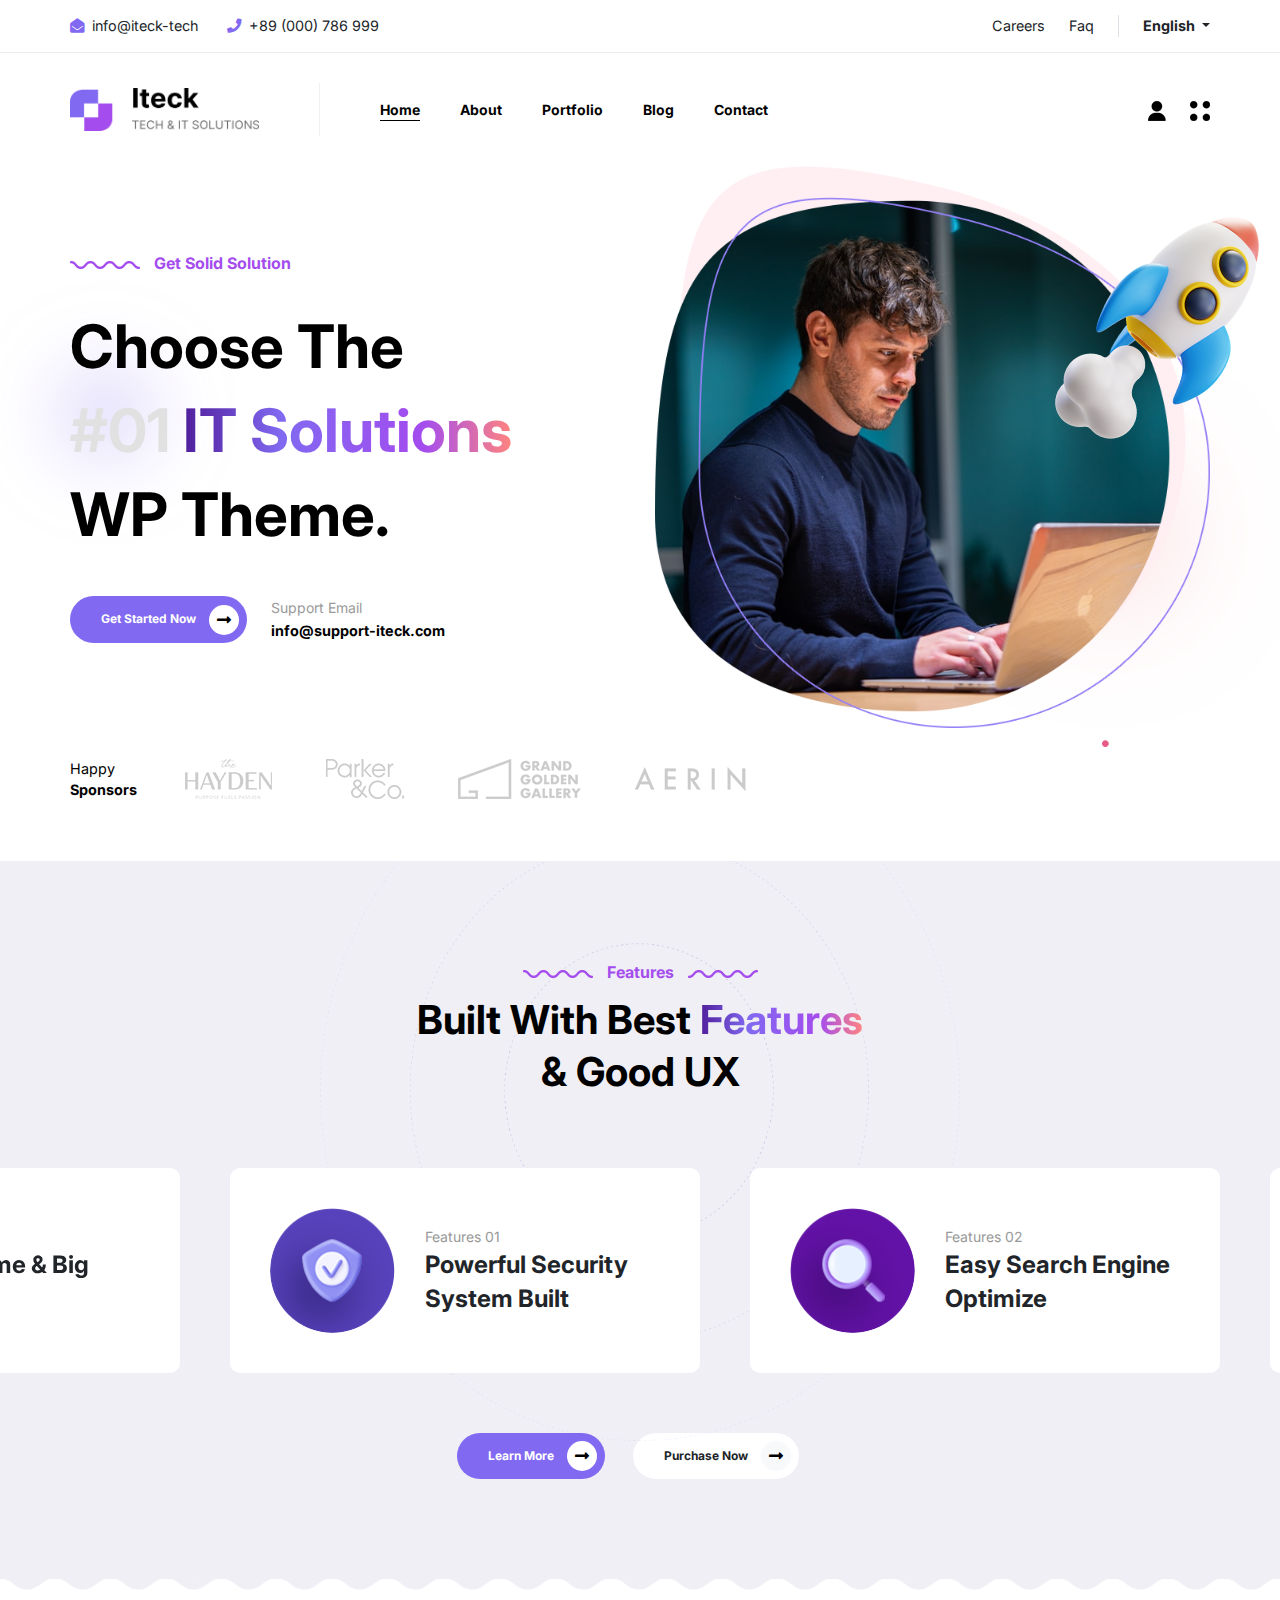
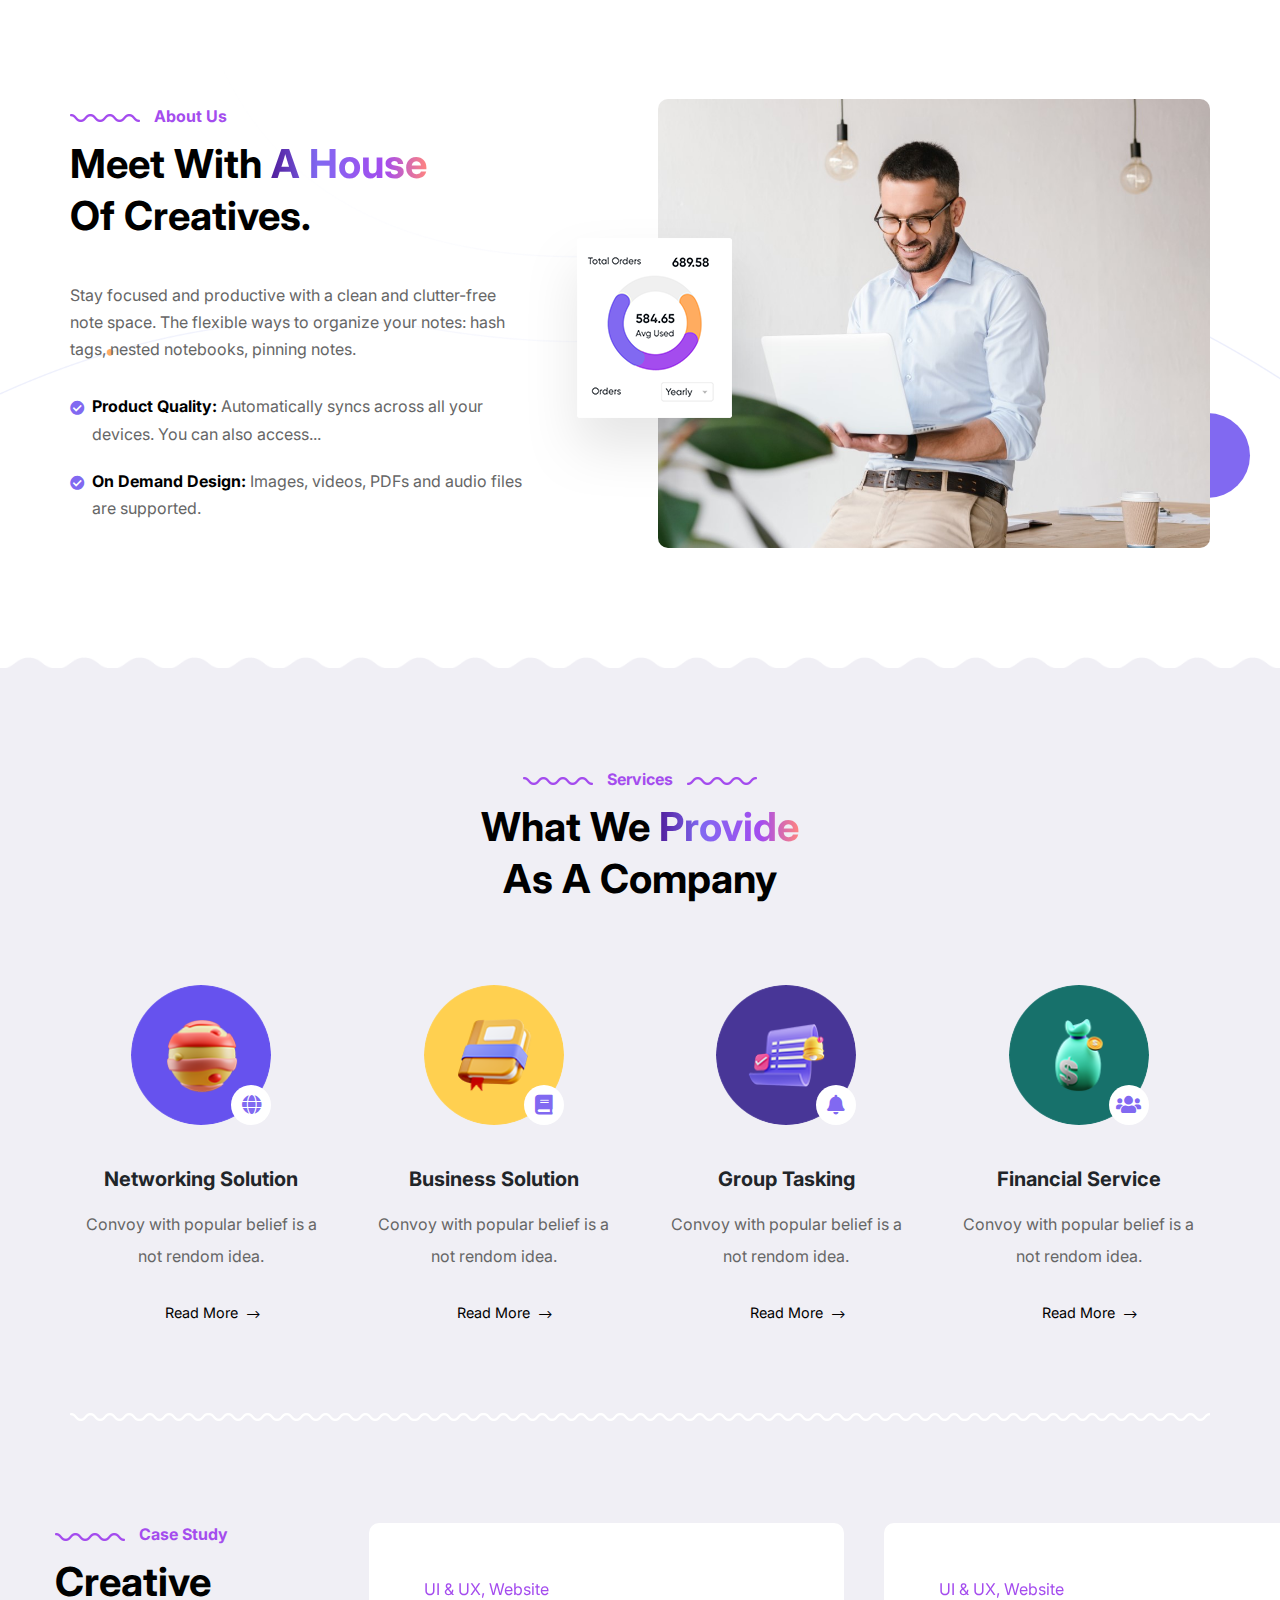
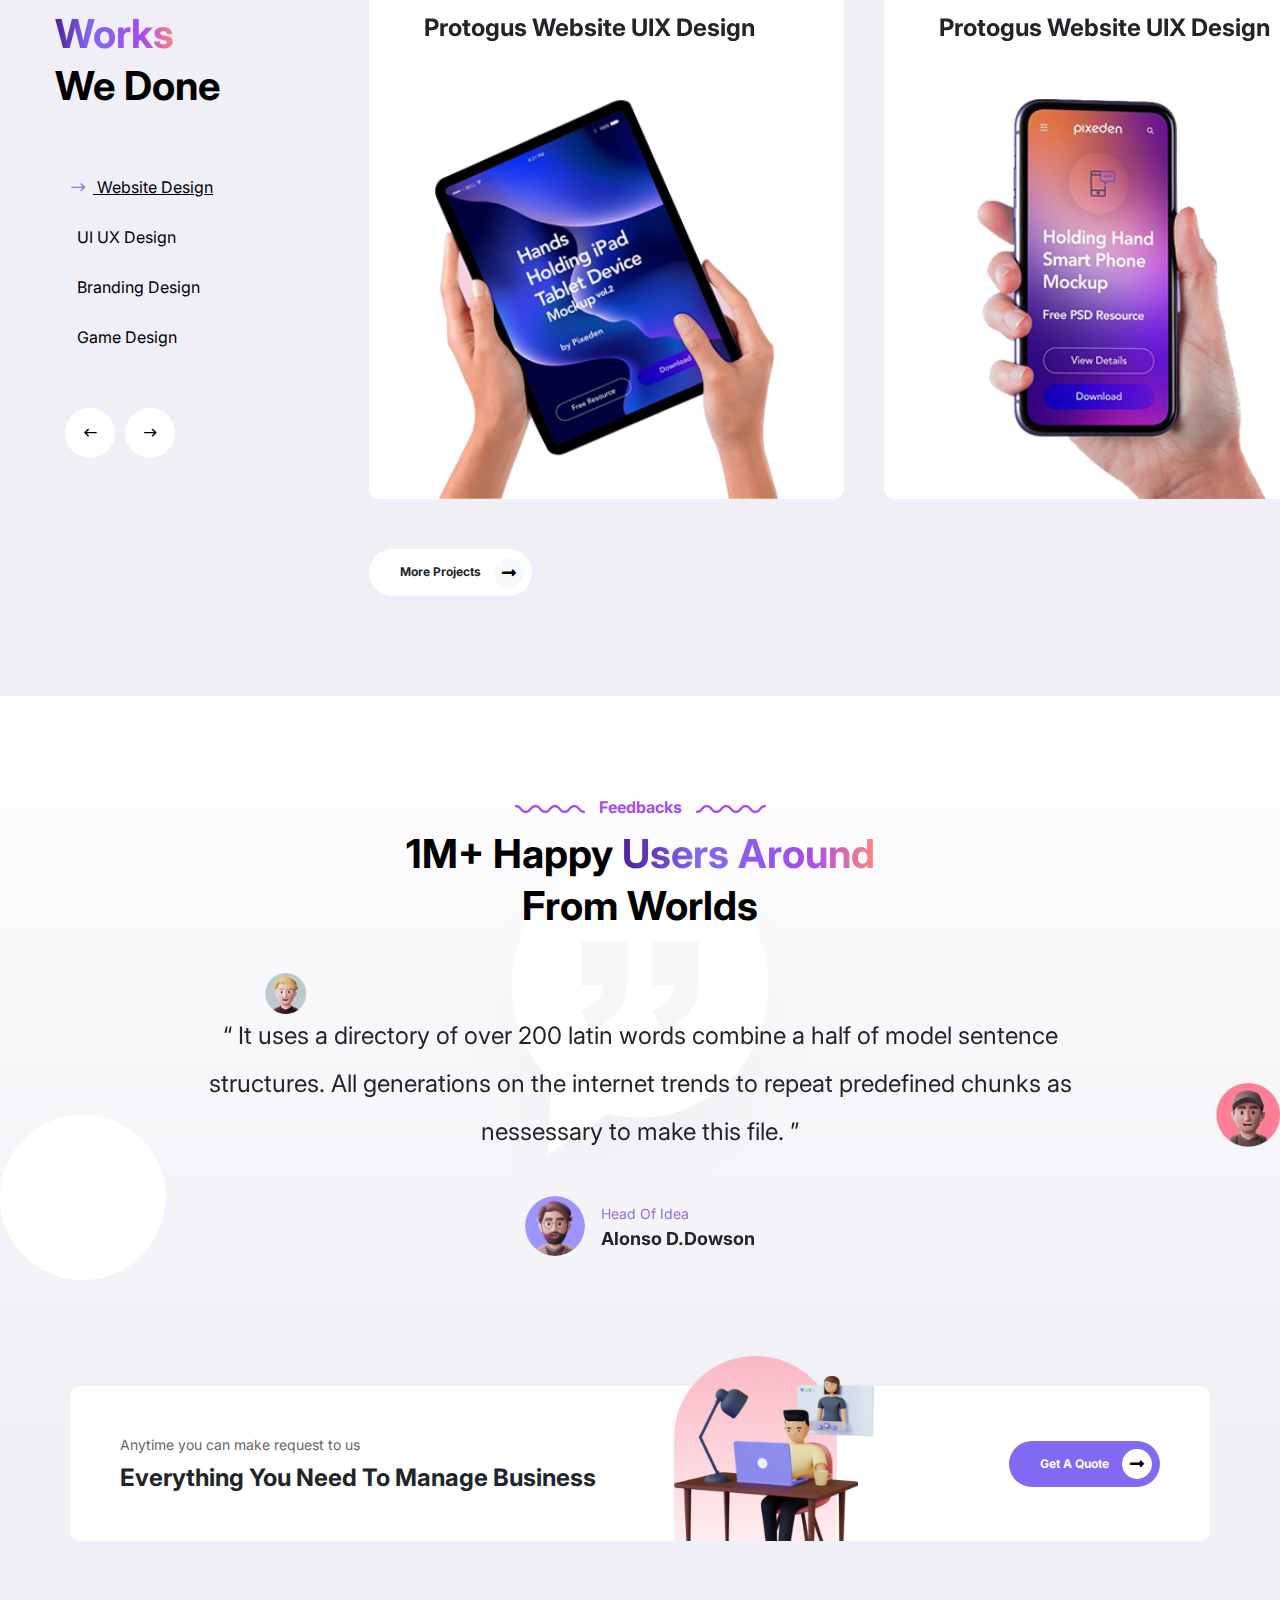
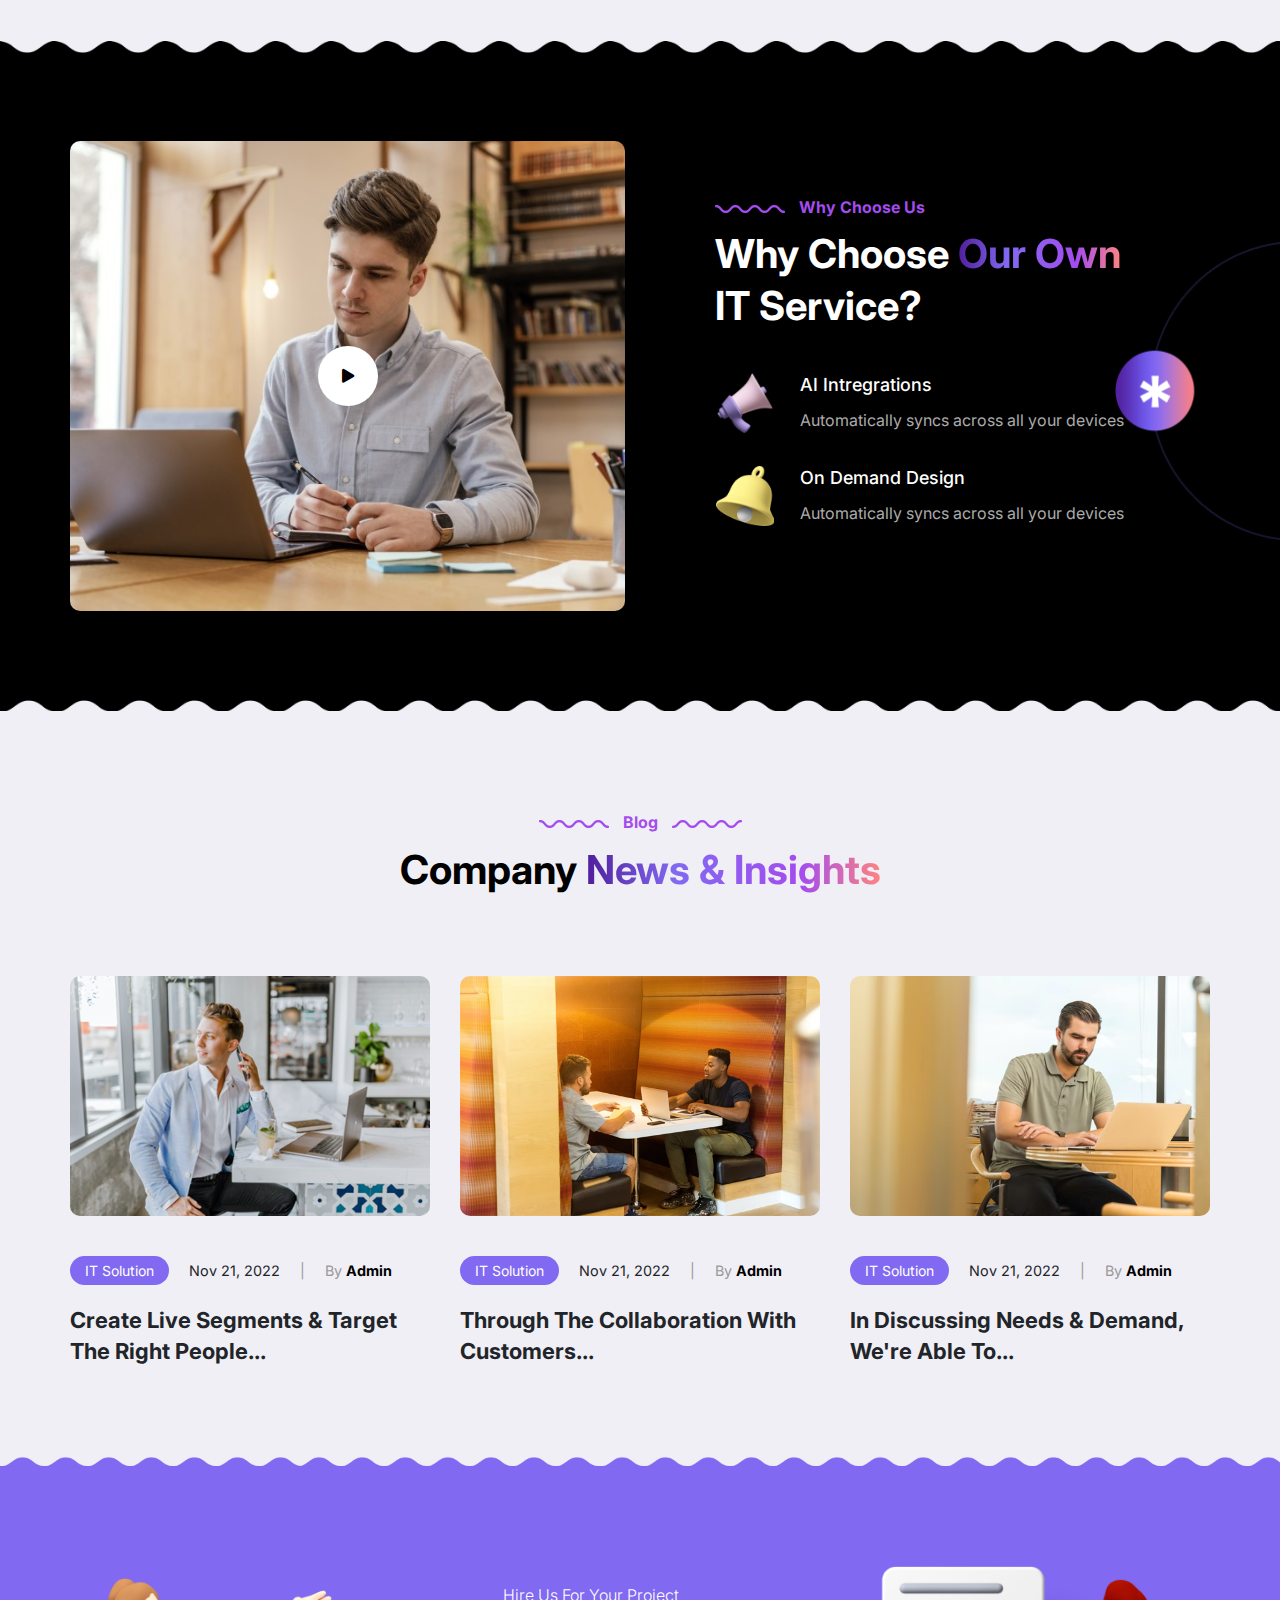
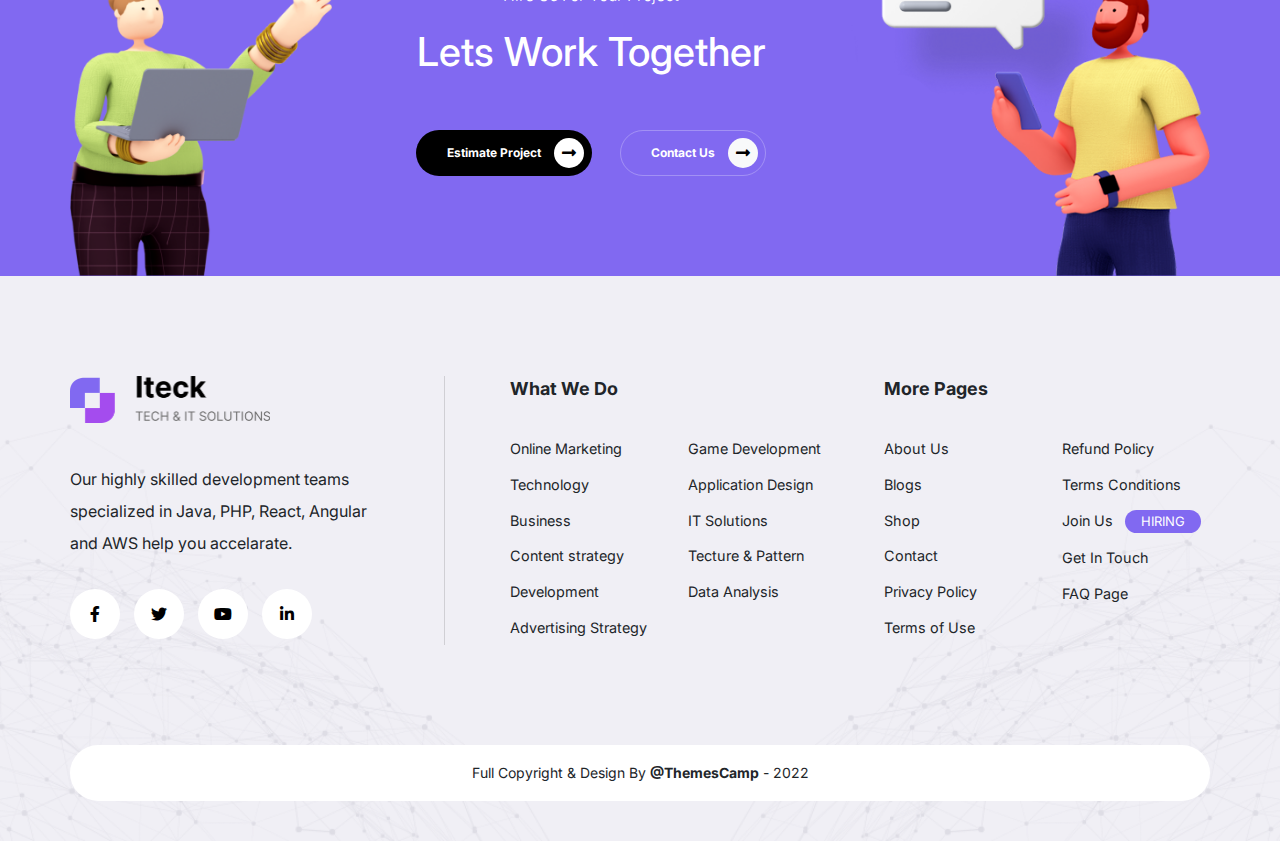
<file: index.html>
<!DOCTYPE html>
<html lang="en">

<head>
    <!-- Metas -->
    <meta charset="utf-8">
    <meta http-equiv="X-UA-Compatible" content="IE=edge" />
    <meta name="viewport" content="width=device-width, initial-scale=1, maximum-scale=1" />
    <meta name="keywords" content="HTML5 Template Iteck Multi-Purpose themeforest" />
    <meta name="description" content="Iteck - Multi-Purpose HTML5 Template" />
    <meta name="author" content="" />

    <!-- Title  -->
    <title>Iteck</title>

    <!-- Favicon -->
    <link rel="shortcut icon" href="assets/img/fav.png" title="Favicon" sizes="16x16" />

    <!-- ====== bootstrap icons cdn ====== -->
    <link rel="stylesheet" href="https://cdn.jsdelivr.net/npm/bootstrap-icons@1.7.2/font/bootstrap-icons.css">

    <!-- bootstrap 5 -->
    <link rel="stylesheet" href="assets/css/lib/bootstrap.min.css">

    <!-- ====== font family ====== -->
    <link href="https://fonts.googleapis.com/css2?family=Inter:wght@100;200;300;400;500;600;700;800;900&display=swap" rel="stylesheet">

    <link rel="stylesheet" href="assets/css/lib/all.min.css" />
    <link rel="stylesheet" href="assets/css/lib/animate.css" />
    <link rel="stylesheet" href="assets/css/lib/jquery.fancybox.css" />
    <link rel="stylesheet" href="assets/css/lib/lity.css" />
    <link rel="stylesheet" href="assets/css/lib/swiper.min.css" />
    <!-- ====== global style ====== -->
    <link rel="stylesheet" href="assets/css/style.css" />
</head>

<body>

    <!-- ====== start loading page ====== -->
    <!-- <div id="preloader">
    </div> -->
    <!-- ---------- loader ---------- -->
    <div id="preloader">
        <div id="loading-wrapper" class="show">
            <div id="loading-text"> <img src="assets/img/logo_loading.png" alt=""> </div>
            <div id="loading-content"></div>
        </div>
    </div>
    <!-- ====== end loading page ====== -->

    <!-- ====== start sidemenu navbar ====== -->
    <div class="side_menu style-7" id="side_menu">
        <a href="#0" class="side_menu_cls">
            <img src="assets/img/icons/4dots.png" alt="">
        </a>
        <div class="content">
            <div class="logo">
                <a href="#" class="w-100">
                    <img src="assets/img/logo_lgr.png" alt="">
                </a>
            </div>
            <div class="pages_links">
                <ul>
                    <li><a href="#" class="active">Home</a></li>
                    <li><a href="#">about</a></li>
                    <li><a href="#">services</a></li>
                    <li><a href="#">portfolio</a></li>
                    <li><a href="#">blog</a></li>
                    <li><a href="#">contact</a></li>
                </ul>
            </div>
            <div class="side_foot">
                <h5> get in touch </h5>
                <div class="row">
                    <div class="col-lg-6">
                        <a href="#"> <i class="fal fa-phone-alt me-2"></i> (+23) 5535 68 68 </a>
                    </div>
                    <div class="col-lg-6">
                        <a href="#"> <i class="fal fa-envelope me-2 mt-4 mt-lg-0"></i> contact@Iteck.co </a>
                    </div>
                </div>
            </div>
        </div>
    </div>
    <div class="side_overlay"></div>
    <!-- ====== end sidemenu navbar ====== -->

    <!-- ====== start top navbar ====== -->
    <div class="top-navbar style-7">
        <div class="container">
            <div class="row justify-content-between gx-0">
                <div class="col-7">
                    <div class="top_info">
                        <a href="#" class="me-4"> 
                            <i class="fas fa-envelope-open me-1 color-blue7"></i>
                            <span>info@iteck-tech</span>    
                        </a>
                        <a href="#"> 
                            <i class="fas fa-phone me-1 color-blue7"></i>
                            <span>+89 (000) 786 999</span>    
                        </a>
                    </div>
                </div>
                <div class="col-5">
                    <div class="side_links d-flex justify-content-lg-end">
                        <a href="#" class="me-4"> Careers </a>
                        <a href="#" class="me-4"> Faq </a>
                        <div class="dropdown border-1 border-start ps-4">
                            <a class="dropdown-toggle fw-bold" href="#" id="navbarDropdown1" role="button" data-bs-toggle="dropdown" aria-expanded="false">
                                English
                            </a>
                            <ul class="dropdown-menu" aria-labelledby="navbarDropdown1">
                                <li><a class="dropdown-item" href="#0"> Arabic </a></li>
                                <li><a class="dropdown-item" href="#0"> french </a></li>
                            </ul>
                        </div>
                    </div>
                </div>
            </div>
        </div>
    </div>
    <!-- ====== end top navbar ====== -->

    <!-- ====== start navbar ====== -->
    <nav class="navbar navbar-expand-lg navbar-light style-7">
        <div class="container">
            <a class="navbar-brand" href="#">
                <img src="assets/img/logo_lgr.png" alt="">
            </a>
            <button class="navbar-toggler" type="button" data-bs-toggle="collapse" data-bs-target="#navbarSupportedContent" aria-controls="navbarSupportedContent" aria-expanded="false" aria-label="Toggle navigation">
                <span class="navbar-toggler-icon"></span>
            </button>
            <div class="collapse navbar-collapse" id="navbarSupportedContent">
                <ul class="navbar-nav me-auto mb-2 mb-lg-0 ps-4">
                    <li class="nav-item dropdown">
                        <a class="nav-link active" href="index.html">
                            Home
                        </a>
                        
                    </li>
                    <li class="nav-item dropdown">
                        <a class="nav-link" href="page-about-app.html">
                            About
                            <!-- <small class="hot alert-danger text-danger">hot</small> -->
                        </a>
                       
                    </li>
                    <li class="nav-item">
                        <a class="nav-link" href="page-portfolio-app.html">
                            portfolio
                        </a>
                    </li>
                    <li class="nav-item">
                        <a class="nav-link" href="page-blog-app.html">
                            blog
                        </a>
                    </li>
                    <li class="nav-item">
                        <a class="nav-link" href="page-contact-app.html">
                            <!-- <img src="assets/img/icons/nav_icon/price.png" alt="" class="icon-15 me-1"> -->
                            contact
                        </a>
                    </li>
                </ul>
                <div class="nav-side">
                    <div class="d-flex align-items-center">
                        <a href="#" class="me-4">
                            <img src="assets/img/icons/user.png" alt="">
                        </a>
                        <a href="#0" class="side_menu_btn">
                            <img src="assets/img/icons/4dots.png" alt="">
                        </a>
                    </div>
                </div>
            </div>
        </div>
    </nav>
    <!-- ====== end navbar ====== -->

    <!-- ====== start header ====== -->
    <header class="style-7">
        <div class="content">
            <div class="container">
                <div class="row align-items-center">
                    <div class="col-lg-6">
                        <div class="info mt-5 mt-lg-0">
                            <div class="section-head style-4">
                                <div class="top-title">
                                    <img src="assets/img/line_l.png" alt="">
                                    <h5> Get Solid Solution </h5>
                                </div>
                            </div>
                            <h1>
                                Choose The <br> <span class="num"> #01 </span> <span class="text-grad"> IT Solutions </span> <br> WP Theme.
                            </h1>
                            <div class="d-flex flex-wrap">
                                <a href="#0" class="btn btn-icon-circle rounded-pill bg-blue7 fw-bold text-white me-4" target="_blank">
                                    <small> Get Started Now <i class="fas fa-long-arrow-alt-right"></i> </small>
                                </a>
                                <div class="inf mt-3 mt-lg-0">
                                    <p class="color-999"> Support Email </p>
                                    <a href="#" class="fw-bold"> info@support-iteck.com </a>
                                </div>
                            </div>
                        </div>
                    </div>
                    <div class="col-lg-6">
                        <div class="img mt-4 mt-lg-0">
                            <img src="assets/img/header/head_img7.png" alt="">
                            <img src="assets/img/header/head7_rock.png" alt="" class="rock7 slide_up_down">
                        </div>
                    </div>
                    <div class="col-12">
                        <div class="sponsers mt-30">
                            <div class="title me-5 flex-shrink-0">
                                Happy <br> <span class="fw-bold"> Sponsors </span>
                            </div>
                            <div class="sponsers-content">
                                <a href="#">
                                    <img src="assets/img/logos/18.png" alt="">
                                </a>
                                <a href="#">
                                    <img src="assets/img/logos/19.png" alt="">
                                </a>
                                <a href="#">
                                    <img src="assets/img/logos/20.png" alt="">
                                </a>
                                <a href="#">
                                    <img src="assets/img/logos/21.png" alt="">
                                </a>
                            </div>
                        </div>
                    </div>
                </div>
            </div>
        </div>
        <img src="assets/img/header/head7_bg.png" alt="" class="head7_bg slide_up_down">
    </header>
    <!-- ====== end header ====== -->

    <!--Contents-->
    <main>

        <!-- ====== start features ====== -->
        <section class="features style-7 section-padding">
            <div class="container">
                <div class="section-head text-center style-4 mb-40">
                    <div class="top-title mb-10">
                        <img src="assets/img/line_l.png" alt="">
                        <h5> Features </h5>
                        <img src="assets/img/line_r.png" alt="">
                    </div>
                    <h2 class="">
                        Built With Best <span> Features </span> <br> & Good UX
                    </h2>
                </div>
            </div>
            <div class="content">
                <div class="features-slider7">
                    <div class="swiper-container">
                        <div class="swiper-wrapper">
                            <div class="swiper-slide">
                                <a href="#" class="features-card style-7">
                                    <div class="icon">
                                        <img src="assets/img/icons/fe1.png" alt="">
                                    </div>
                                    <div class="info">
                                        <p class="color-999"> Features 01 </p>
                                        <h5> Powerful Security <br> System Built </h5>
                                    </div>
                                </a>
                            </div>
                            <div class="swiper-slide">
                                <a href="#" class="features-card style-7">
                                    <div class="icon">
                                        <img src="assets/img/icons/fe2.png" alt="">
                                    </div>
                                    <div class="info">
                                        <p class="color-999"> Features 02 </p>
                                        <h5> Easy Search Engine <br> Optimize </h5>
                                    </div>
                                </a>
                            </div>
                            <div class="swiper-slide">
                                <a href="#" class="features-card style-7">
                                    <div class="icon">
                                        <img src="assets/img/icons/fe3.png" alt="">
                                    </div>
                                    <div class="info">
                                        <p class="color-999"> Features 03 </p>
                                        <h5> Uncommon Layout <br> & Creative </h5>
                                    </div>
                                </a>
                            </div>
                            <div class="swiper-slide">
                                <a href="#" class="features-card style-7">
                                    <div class="icon">
                                        <img src="assets/img/icons/fe4.png" alt="">
                                    </div>
                                    <div class="info">
                                        <p class="color-999"> Features 04 </p>
                                        <h5> Save Time & Big <br> Data </h5>
                                    </div>
                                </a>
                            </div>
                        </div>
                    </div>
                </div>
                <div class="btns text-center mt-10">
                    <a href="#0" class="btn btn-icon-circle rounded-pill bg-blue7 fw-bold text-white me-4 mb-4 mb-lg-0">
                        <small> Learn More <i class="fas fa-long-arrow-alt-right"></i> </small>
                    </a>
                    <a href="#0" class="btn btn-icon-circle rounded-pill bg-white fw-bold me-4">
                        <small> Purchase Now <i class="fas fa-long-arrow-alt-right bg-light"></i> </small>
                    </a>
                </div>
            </div>
            <img src="assets/img/feat_circle.png" alt="" class="img-circle rotate-center">
        </section>
        <!-- ====== end features ====== -->

        <!-- ====== start about ====== -->
        <section class="about style-7">
            <div class="container">
                <div class="row align-items-center">
                    <div class="col-lg-5">
                        <div class="info">
                            <div class="section-head style-4 mb-40">
                                <div class="top-title mb-10">
                                    <img src="assets/img/line_l.png" alt="">
                                    <h5> About Us </h5>
                                </div>
                                <h2 class="">
                                    Meet With <span> A House </span> <br> Of Creatives.
                                </h2>
                            </div>
                            <div class="text mb-30">
                                Stay focused and productive with a clean and clutter-free note space. The flexible ways to organize your notes: hash tags, nested notebooks, pinning notes.
                            </div>
                            <ul>
                                <li class="d-flex mb-20">
                                    <i class="fas fa-check-circle color-blue7 me-2 mt-2"></i>
                                    <div class="text"> <strong class="color-000"> Product Quality: </strong> Automatically syncs across all your devices. You can also access... </div>
                                </li>
                                <li class="d-flex mb-20">
                                    <i class="fas fa-check-circle color-blue7 me-2 mt-2"></i>
                                    <div class="text"> <strong class="color-000"> On Demand Design: </strong> Images, videos, PDFs and audio files are supported. </div>
                                </li>
                            </ul>
                        </div>
                    </div>
                    <div class="col-lg-7">
                        <div class="img">
                            <img src="assets/img/about/about7.jpg" alt="" class="main-img">
                            <img src="assets/img/about/about7_chart.png" alt="" class="img-chart slide_up_down">
                            <span class="circle scale_up_down"></span>
                        </div>
                    </div>
                </div>
            </div>
            <img src="assets/img/about/about_s4_wave.png" alt="" class="top-wave">
            <img src="assets/img/about/about_s4_wave.png" alt="" class="bottom-wave">
            <img src="assets/img/about/about7_lines.png" alt="" class="bg-lines">
        </section>
        <!-- ====== end about ====== -->

        <!-- ====== start services ====== -->
        <section class="services style-7 pt-100">
            <div class="container">
                <div class="section-head text-center style-4 mb-50">
                    <div class="top-title mb-10">
                        <img src="assets/img/line_l.png" alt="">
                        <h5> Services </h5>
                        <img src="assets/img/line_r.png" alt="">
                    </div>
                    <h2 class="">
                        What We <span> Provide </span> <br> As A Company
                    </h2>
                </div>
                <div class="services-content pb-100">
                    <div class="row">
                        <div class="col-lg-3 col-sm-6">
                            <div class="service-item-style7">
                                <div class="img">
                                    <img src="assets/img/icons/serv_icons/21.png" alt="">
                                    <span class="icon">
                                        <i class="fas fa-globe"></i>
                                    </span>
                                </div>
                                <div class="info">
                                    <h6> Networking Solution </h6>
                                    <p class="text"> Convoy with popular belief is a not rendom idea. </p>
                                    <a href="#"> <i class="fal fa-long-arrow-right"></i> Read More  <i class="fal fa-long-arrow-right"></i> </a>
                                </div>
                            </div>
                        </div>
                        <div class="col-lg-3 col-sm-6">
                            <div class="service-item-style7">
                                <div class="img">
                                    <img src="assets/img/icons/serv_icons/22.png" alt="">
                                    <span class="icon">
                                        <i class="fas fa-book"></i>
                                    </span>
                                </div>
                                <div class="info">
                                    <h6> Business Solution </h6>
                                    <p class="text"> Convoy with popular belief is a not rendom idea. </p>
                                    <a href="#"> <i class="fal fa-long-arrow-right"></i> Read More  <i class="fal fa-long-arrow-right"></i> </a>
                                </div>
                            </div>
                        </div>
                        <div class="col-lg-3 col-sm-6">
                            <div class="service-item-style7">
                                <div class="img">
                                    <img src="assets/img/icons/serv_icons/23.png" alt="">
                                    <span class="icon">
                                        <i class="fas fa-bell"></i>
                                    </span>
                                </div>
                                <div class="info">
                                    <h6> Group Tasking </h6>
                                    <p class="text"> Convoy with popular belief is a not rendom idea. </p>
                                    <a href="#"> <i class="fal fa-long-arrow-right"></i> Read More  <i class="fal fa-long-arrow-right"></i> </a>
                                </div>
                            </div>
                        </div>
                        <div class="col-lg-3 col-sm-6">
                            <div class="service-item-style7">
                                <div class="img">
                                    <img src="assets/img/icons/serv_icons/24.png" alt="">
                                    <span class="icon">
                                        <i class="fas fa-users"></i>
                                    </span>
                                </div>
                                <div class="info">
                                    <h6> Financial Service </h6>
                                    <p class="text"> Convoy with popular belief is a not rendom idea. </p>
                                    <a href="#"> <i class="fal fa-long-arrow-right"></i> Read More  <i class="fal fa-long-arrow-right"></i> </a>
                                </div>
                            </div>
                        </div>
                    </div>
                </div>
            </div>
        </section>
        <!-- ====== end services ====== -->

        <!-- ====== start projects  ====== -->
        <section class="projects style-7 section-padding">
            <div class="content">
                <div class="row">
                    <div class="col-lg-3 col-sm-6">
                        <div class="section-head style-4 mb-50">
                            <div class="top-title mb-10">
                                <img src="assets/img/line_l.png" alt="">
                                <h5> Case Study </h5>
                            </div>
                            <h2 class="">
                                Creative <span> Works </span> <br> We Done
                            </h2>
                        </div>
                        <div class="projects-tabs">
                            <ul class="nav nav-pills flex-column mb-3" id="pills-tab" role="tablist">
                                <li class="nav-item" role="presentation">
                                    <button class="nav-link active" id="pills-proj1-tab" data-bs-toggle="pill" data-bs-target="#pills-proj1" type="button" role="tab" aria-controls="pills-proj1" aria-selected="true">
                                       <i class="fal fa-long-arrow-right me-2 color-blue7"></i> Website Design 
                                  </button>
                                </li>
                                <li class="nav-item" role="presentation">
                                    <button class="nav-link" id="pills-proj2-tab" data-bs-toggle="pill" data-bs-target="#pills-proj2" type="button" role="tab" aria-controls="pills-proj2" aria-selected="false">
                                    <i class="fal fa-long-arrow-right me-2 color-blue7"></i> UI UX Design
                                  </button>
                                </li>
                                <li class="nav-item" role="presentation">
                                    <button class="nav-link" id="pills-proj3-tab" data-bs-toggle="pill" data-bs-target="#pills-proj1" type="button" role="tab" aria-controls="pills-proj3" aria-selected="false">
                                        <i class="fal fa-long-arrow-right me-2 color-blue7"></i> Branding Design
                                    </button>
                                </li>
                                <li class="nav-item" role="presentation">
                                    <button class="nav-link" id="pills-proj4-tab" data-bs-toggle="pill" data-bs-target="#pills-proj2" type="button" role="tab" aria-controls="pills-proj4" aria-selected="false">
                                        <i class="fal fa-long-arrow-right me-2 color-blue7"></i> Game Design
                                    </button>
                                </li>
                            </ul>
                            <div class="swiper-button-next">
                                <i class="far fa-long-arrow-right"></i>
                            </div>
                            <div class="swiper-button-prev">
                                <i class="far fa-long-arrow-left"></i>
                            </div>
                        </div>
                    </div>
                    <div class="col-lg-9">
                        <div class="tab-content" id="pills-tabContent">
                            <div class="tab-pane fade show active" id="pills-proj1" role="tabpanel" aria-labelledby="pills-proj1-tab">
                                <div class="projects-slider7">
                                    <div class="swiper-container">
                                        <div class="swiper-wrapper">
                                            <div class="swiper-slide">
                                                <a href="#" class="project-card style-7">
                                                    <div class="info">
                                                        <h6> UI & UX, Website </h6>
                                                        <h3> Protogus Website UIX Design </h3>
                                                    </div>
                                                    <div class="img">
                                                        <img src="assets/img/projects/8.png" alt="">
                                                    </div>
                                                </a>
                                            </div>
                                            <div class="swiper-slide">
                                                <a href="#" class="project-card style-7">
                                                    <div class="info">
                                                        <h6> UI & UX, Website </h6>
                                                        <h3> Protogus Website UIX Design </h3>
                                                    </div>
                                                    <div class="img">
                                                        <img src="assets/img/projects/9.png" alt="">
                                                    </div>
                                                </a>
                                            </div>
                                            <div class="swiper-slide">
                                                <a href="#" class="project-card style-7">
                                                    <div class="info">
                                                        <h6> UI & UX, Website </h6>
                                                        <h3> Protogus Website UIX Design </h3>
                                                    </div>
                                                    <div class="img">
                                                        <img src="assets/img/projects/8.png" alt="">
                                                    </div>
                                                </a>
                                            </div>
                                            <div class="swiper-slide">
                                                <a href="#" class="project-card style-7">
                                                    <div class="info">
                                                        <h6> UI & UX, Website </h6>
                                                        <h3> Protogus Website UIX Design </h3>
                                                    </div>
                                                    <div class="img">
                                                        <img src="assets/img/projects/9.png" alt="">
                                                    </div>
                                                </a>
                                            </div>
                                        </div>
                                    </div>
                                </div>
                            </div>
                            <div class="tab-pane fade" id="pills-proj2" role="tabpanel" aria-labelledby="pills-proj2-tab">
                                <div class="projects-slider7">
                                    <div class="swiper-container">
                                        <div class="swiper-wrapper">
                                            <div class="swiper-slide">
                                                <a href="#" class="project-card style-7">
                                                    <div class="info">
                                                        <h6> UI & UX, Website </h6>
                                                        <h3> Protogus Website UIX Design </h3>
                                                    </div>
                                                    <div class="img">
                                                        <img src="assets/img/projects/9.png" alt="">
                                                    </div>
                                                </a>
                                            </div>
                                            <div class="swiper-slide">
                                                <a href="#" class="project-card style-7">
                                                    <div class="info">
                                                        <h6> UI & UX, Website </h6>
                                                        <h3> Protogus Website UIX Design </h3>
                                                    </div>
                                                    <div class="img">
                                                        <img src="assets/img/projects/8.png" alt="">
                                                    </div>
                                                </a>
                                            </div>
                                            <div class="swiper-slide">
                                                <a href="#" class="project-card style-7">
                                                    <div class="info">
                                                        <h6> UI & UX, Website </h6>
                                                        <h3> Protogus Website UIX Design </h3>
                                                    </div>
                                                    <div class="img">
                                                        <img src="assets/img/projects/9.png" alt="">
                                                    </div>
                                                </a>
                                            </div>
                                            <div class="swiper-slide">
                                                <a href="#" class="project-card style-7">
                                                    <div class="info">
                                                        <h6> UI & UX, Website </h6>
                                                        <h3> Protogus Website UIX Design </h3>
                                                    </div>
                                                    <div class="img">
                                                        <img src="assets/img/projects/8.png" alt="">
                                                    </div>
                                                </a>
                                            </div>
                                        </div>
                                    </div>
                                </div>
                            </div>
                            <a href="#0" class="btn btn-icon-circle rounded-pill bg-white fw-bold mt-50">
                                <small> More Projects <i class="fas fa-long-arrow-alt-right bg-light"></i> </small>
                            </a>
                        </div>
                    </div>
                </div>
            </div>
        </section>
        <!-- ====== end projects  ====== -->

        <!-- ====== start testimonials ====== -->
        <section class="testimonials style-7 section-padding">
            <div class="container">
                <div class="section-head text-center style-4 mb-80">
                    <div class="top-title mb-10">
                        <img src="assets/img/line_l.png" alt="">
                        <h5> Feedbacks </h5>
                        <img src="assets/img/line_r.png" alt="">
                    </div>
                    <h2 class="">
                        1M+ Happy <span> Users Around </span> <br> From Worlds
                    </h2>
                </div>
                <div class="testimonials-slider7 position-relative overflow-hidden">
                    <div class="swiper-container">
                        <div class="swiper-wrapper">
                            <div class="swiper-slide">
                                <div class="content">
                                    <div class="row justify-content-center">
                                        <div class="col-lg-10">
                                            <div class="testi-card">
                                                <div class="text">
                                                    “ It uses a directory of over 200 latin words combine a half of model sentence structures. All generations on the internet trends to repeat predefined chunks as nessessary to make this file. ”
                                                </div>
                                                <div class="author">
                                                    <div class="img icon-60 rounded-circle overflow-hidden img-cover me-3 flex-shrink-0">
                                                        <img src="assets/img/testimonials/user7.png" alt="">
                                                    </div>
                                                    <div class="inf">
                                                        <p> Head Of Idea </p>
                                                        <h6> Alonso D.Dowson </h6>
                                                    </div>
                                                </div>
                                            </div>
                                        </div>
                                    </div>
                                </div>
                            </div>
                            <div class="swiper-slide">
                                <div class="content">
                                    <div class="row justify-content-center">
                                        <div class="col-lg-10">
                                            <div class="testi-card">
                                                <div class="text">
                                                    “ It uses a directory of over 200 latin words combine a half of model sentence structures. All generations on the internet trends to repeat predefined chunks as nessessary to make this file. ”
                                                </div>
                                                <div class="author">
                                                    <div class="img icon-60 rounded-circle overflow-hidden img-cover me-3 flex-shrink-0">
                                                        <img src="assets/img/testimonials/user3.jpeg" alt="">
                                                    </div>
                                                    <div class="inf">
                                                        <p> Head Of Idea </p>
                                                        <h6> Alonso D.Dowson </h6>
                                                    </div>
                                                </div>
                                            </div>
                                        </div>
                                    </div>
                                </div>
                            </div>
                        </div>
                    </div>
                </div>
                <div class="get-qoute-banner">
                    <div class="row align-items-center">
                        <div class="col-lg-6">
                            <div class="info">
                                <p> Anytime you can make request to us </p>
                                <h6> Everything You Need To Manage Business </h6>
                            </div>
                        </div>
                        <div class="col-lg-3 col-sm-6 d-none d-lg-block">
                            <div class="img">
                                <img src="assets/img/testimonials/banner7.png" alt="">
                            </div>
                        </div>
                        <div class="col-lg-3 col-sm-6">
                            <div class="btns text-lg-end">
                                <a href="#0" class="btn btn-icon-circle rounded-pill bg-blue7 fw-bold text-white">
                                    <small> Get A Quote <i class="fas fa-long-arrow-alt-right"></i> </small>
                                </a>
                            </div>
                        </div>
                    </div>
                </div>
            </div>
            <img src="assets/img/testimonials/testi7_back.png" alt="" class="img_back slide_up_down">
            <img src="assets/img/testimonials/testi7_qout.png" alt="" class="testi_qout">
        </section>
        <!-- ====== end testimonials ====== -->

        <!-- ====== start choose-us ====== -->
        <section class="choose-us style-7 section-padding">
            <div class="container">
                <div class="row align-items-center">
                    <div class="col-lg-6">
                        <div class="img">
                            <img src="assets/img/choose_us/choose7.jpg" alt="">
                            <a href="https://youtu.be/pGbIOC83-So?t=21" class="play_btn" data-lity>
                                <i class="fas fa-play"></i>
                            </a>
                        </div>
                    </div>
                    <div class="col-lg-6">
                        <div class="info">
                            <div class="section-head style-4 mb-40">
                                <div class="top-title mb-10">
                                    <img src="assets/img/line_l.png" alt="">
                                    <h5> Why Choose Us </h5>
                                </div>
                                <h2 class="text-white">
                                    Why Choose <span> Our Own </span> <br> IT Service?
                                </h2>
                            </div>
                            <ul>
                                <li>
                                    <div class="icon">
                                        <img src="assets/img/choose_us/icon1.png" alt="">
                                    </div>
                                    <div class="inf">
                                        <h6> AI Intregrations </h6>
                                        <p> Automatically syncs across all your devices </p>
                                    </div>
                                </li>
                                <li>
                                    <div class="icon">
                                        <img src="assets/img/choose_us/icon2.png" alt="">
                                    </div>
                                    <div class="inf">
                                        <h6> On Demand Design </h6>
                                        <p> Automatically syncs across all your devices </p>
                                    </div>
                                </li>
                            </ul>
                        </div>
                    </div>
                </div>
            </div>
            <img src="assets/img/about/about_s4_wave.png" alt="" class="top-wave">
            <img src="assets/img/about/about_s4_wave.png" alt="" class="bottom-wave">
            <img src="assets/img/choose_us/choose7_circe.png" alt="" class="choose-circle rotate-center">
        </section>
        <!-- ====== end choose-us ====== -->

        <!-- ====== start blog ====== -->
        <section class="blog style-7 section-padding">
            <div class="container">
                <div class="section-head text-center style-4 mb-80">
                    <div class="top-title mb-10">
                        <img src="assets/img/line_l.png" alt="">
                        <h5> blog </h5>
                        <img src="assets/img/line_r.png" alt="">
                    </div>
                    <h2 class="">
                        Company <span> News & Insights </span>
                    </h2>
                </div>
                <div class="content">
                    <div class="row">
                        <div class="col-lg-4">
                            <div class="blog-card style-7 mt-5 mt-lg-0">
                                <div class="img img-cover">
                                    <img src="assets/img/blog/15.png" alt="">
                                </div>
                                <div class="info pt-40">
                                    <div class="date-tags">
                                        <div class="tags">
                                            <a href="page-blog-app.html">IT Solution</a>
                                        </div>
                                        <a href="#" class="date">
                                            Nov 21, 2022 
                                        </a>
                                        <span class="color-999"> | </span>
                                        <a href="#" class="author color-999">
                                            By <span class="color-000 fw-bold"> Admin </span>
                                        </a>
                                    </div>
                                    <h4 class="title">
                                        <a href="page-single-post-app.html"> Create Live Segments & Target The Right People... </a>
                                    </h4>
                                </div>
                            </div>
                        </div>
                        <div class="col-lg-4">
                            <div class="blog-card style-7 mt-5 mt-lg-0">
                                <div class="img img-cover">
                                    <img src="assets/img/blog/16.png" alt="">
                                </div>
                                <div class="info pt-40">
                                    <div class="date-tags">
                                        <div class="tags">
                                            <a href="page-blog-app.html">IT Solution</a>
                                        </div>
                                        <a href="#" class="date">
                                            Nov 21, 2022 
                                        </a>
                                        <span class="color-999"> | </span>
                                        <a href="#" class="author color-999">
                                            By <span class="color-000 fw-bold"> Admin </span>
                                        </a>
                                    </div>
                                    <h4 class="title">
                                        <a href="page-single-post-app.html"> Through The Collaboration With Customers... </a>
                                    </h4>
                                </div>
                            </div>
                        </div>
                        <div class="col-lg-4">
                            <div class="blog-card style-7 mt-5 mt-lg-0">
                                <div class="img img-cover">
                                    <img src="assets/img/blog/17.png" alt="">
                                </div>
                                <div class="info pt-40">
                                    <div class="date-tags">
                                        <div class="tags">
                                            <a href="page-blog-app.html">IT Solution</a>
                                        </div>
                                        <a href="#" class="date">
                                            Nov 21, 2022 
                                        </a>
                                        <span class="color-999"> | </span>
                                        <a href="#" class="author color-999">
                                            By <span class="color-000 fw-bold"> Admin </span>
                                        </a>
                                    </div>
                                    <h4 class="title">
                                        <a href="page-single-post-app.html"> In Discussing Needs & Demand, We're Able To... </a>
                                    </h4>
                                </div>
                            </div>
                        </div>
                    </div>
                </div>
            </div>
            <img src="assets/img/shap_color_7.png" alt="" class="shap_color">
        </section>
        <!-- ====== end blog ====== -->

        <!-- ====== start chat-banner ====== -->
        <section class="chat-banner style-7">
            <div class="container">
                <div class="row align-items-end">
                    <div class="col-lg-3 col-sm-6 d-none d-lg-block">
                        <div class="img img1">
                            <img src="assets/img/vector1.png" alt="">
                        </div>
                    </div>
                    <div class="col-lg-5">
                        <div class="info">
                            <p> Hire Us For Your Project </p>
                            <h3> Lets Work Together </h3>
                            <div class="btns mt-50">
                                <a href="#0" class="btn btn-icon-circle rounded-pill bg-black fw-bold text-white me-4 mb-3 mb-lg-0">
                                    <small> Estimate Project <i class="fas fa-long-arrow-alt-right"></i> </small>
                                </a>
                                <a href="#0" class="btn btn-icon-circle rounded-pill fw-bold brd-light text-white hover-blue7">
                                    <small> Contact Us <i class="fas fa-long-arrow-alt-right bg-light"></i> </small>
                                </a>
                            </div>
                        </div>
                    </div>
                    <div class="col-lg-4">
                        <div class="img img2">
                            <img src="assets/img/vector2.png" alt="">
                        </div>
                    </div>
                </div>
            </div>
        </section>
        <!-- ====== end chat-banner ====== -->
    </main>
    <!--End-Contents-->

    <!-- ====== start footer ====== -->
    <footer class="style-7">
        <div class="container">
            <div class="content section-padding">
                <div class="row">
                    <div class="col-lg-4 border-1 border-end brd-gray">
                        <div class="info-logo">
                            <a href="#" class="logo">
                                <img src="assets/img/logo_lgr.png" alt="">
                            </a>
                            <div class="text">
                                Our highly skilled development teams specialized in Java, PHP, React, Angular and AWS help you accelarate.
                            </div>
                            <div class="social-links">
                                <a href="#">
                                    <i class="fab fa-facebook-f"></i>
                                </a>
                                <a href="#">
                                    <i class="fab fa-twitter"></i>
                                </a>
                                <a href="#">
                                    <i class="fab fa-youtube"></i>
                                </a>
                                <a href="#">
                                    <i class="fab fa-linkedin-in"></i>
                                </a>
                            </div>
                        </div>
                    </div>
                    <div class="col-lg-8">
                        <div class="links-side">
                            <div class="row gx-5">
                                <div class="col-lg-6">
                                    <div class="links-group">
                                        <h5>What We Do</h5>
                                        <div class="row">
                                            <div class="col-lg-6">
                                                <ul class="links">
                                                    <li>
                                                        <a href="#">Online Marketing</a>
                                                    </li>
                                                    <li>
                                                        <a href="#">Technology</a>
                                                    </li>
                                                    <li>
                                                        <a href="#">Business</a>
                                                    </li>
                                                    <li>
                                                        <a href="#">Content strategy</a>
                                                    </li>
                                                    <li>
                                                        <a href="#">Development</a>
                                                    </li>
                                                    <li>
                                                        <a href="#">Advertising Strategy</a>
                                                    </li>
                                                </ul>
                                            </div>
                                            <div class="col-lg-6">
                                                <ul class="links">
                                                    <li>
                                                        <a href="#">Game Development</a>
                                                    </li>
                                                    <li>
                                                        <a href="#">Application Design</a>
                                                    </li>
                                                    <li>
                                                        <a href="#">IT Solutions</a>
                                                    </li>
                                                    <li>
                                                        <a href="#">Tecture & Pattern</a>
                                                    </li>
                                                    <li>
                                                        <a href="#">Data Analysis</a>
                                                    </li>
                                                </ul>
                                            </div>
                                        </div>
                                    </div>
                                </div>
                                <div class="col-lg-6">
                                    <div class="links-group">
                                        <h5>More Pages</h5>
                                        <div class="row">
                                            <div class="col-lg-6">
                                                <ul class="links">
                                                    <li>
                                                        <a href="#">About Us</a>
                                                    </li>
                                                    <li>
                                                        <a href="#">Blogs</a>
                                                    </li>
                                                    <li>
                                                        <a href="#">Shop</a>
                                                    </li>
                                                    <li>
                                                        <a href="#">Contact</a>
                                                    </li>
                                                    <li>
                                                        <a href="#">Privacy Policy</a>
                                                    </li>
                                                    <li>
                                                        <a href="#">Terms of Use</a>
                                                    </li>
                                                </ul>
                                            </div>
                                            <div class="col-lg-6">
                                                <ul class="links">
                                                    <li>
                                                        <a href="#">Refund Policy</a>
                                                    </li>
                                                    <li>
                                                        <a href="#">Terms Conditions</a>
                                                    </li>
                                                    <li>
                                                        <a href="#">Join Us <small class="text-uppercase bg-blue7 text-white py-1 px-3 rounded-pill ms-2 lh-2"> hiring </small></a>
                                                    </li>
                                                    <li>
                                                        <a href="#">Get In Touch</a>
                                                    </li>
                                                    <li>
                                                        <a href="#">FAQ Page</a>
                                                    </li>
                                                </ul>
                                            </div>
                                        </div>
                                    </div>
                                </div>
                            </div>
                        </div>
                    </div>
                </div>
            </div>
            <div class="foot bg-white p-3 rounded-pill text-center">
                <p> Full Copyright & Design By <a href="#" class="fw-bold"> @ThemesCamp </a> - 2022 </p>
            </div>
        </div>
        <!-- <img src="assets/img/footer/footer_4_wave.png" alt="" class="wave"> -->
    </footer>
    <!-- ====== end footer ====== -->

    <!-- ====== start to top button ====== -->
    <a href="#" class="to_top bg-gray rounded-circle icon-40 d-inline-flex align-items-center justify-content-center">
        <i class="bi bi-chevron-up fs-6 text-dark"></i>
    </a>
    <!-- ====== end to top button ====== -->

    <!-- ====== request ====== -->
    <script src="assets/js/lib/jquery-3.0.0.min.js"></script>
    <script src="assets/js/lib/jquery-migrate-3.0.0.min.js"></script>
    <script src="assets/js/lib/bootstrap.bundle.min.js"></script>
    <script src="assets/js/lib/wow.min.js"></script>
    <script src="assets/js/lib/jquery.fancybox.js"></script>
    <script src="assets/js/lib/lity.js"></script>
    <script src="assets/js/lib/swiper.min.js"></script>
    <script src="assets/js/lib/jquery.waypoints.min.js"></script>
    <script src="assets/js/lib/jquery.counterup.js"></script>
    <!-- <script src="assets/js/lib/pace.js"></script> -->
    <script src="assets/js/lib/scrollIt.min.js"></script>
    <script src="assets/js/main.js"></script>

</body>

</html>
</file>
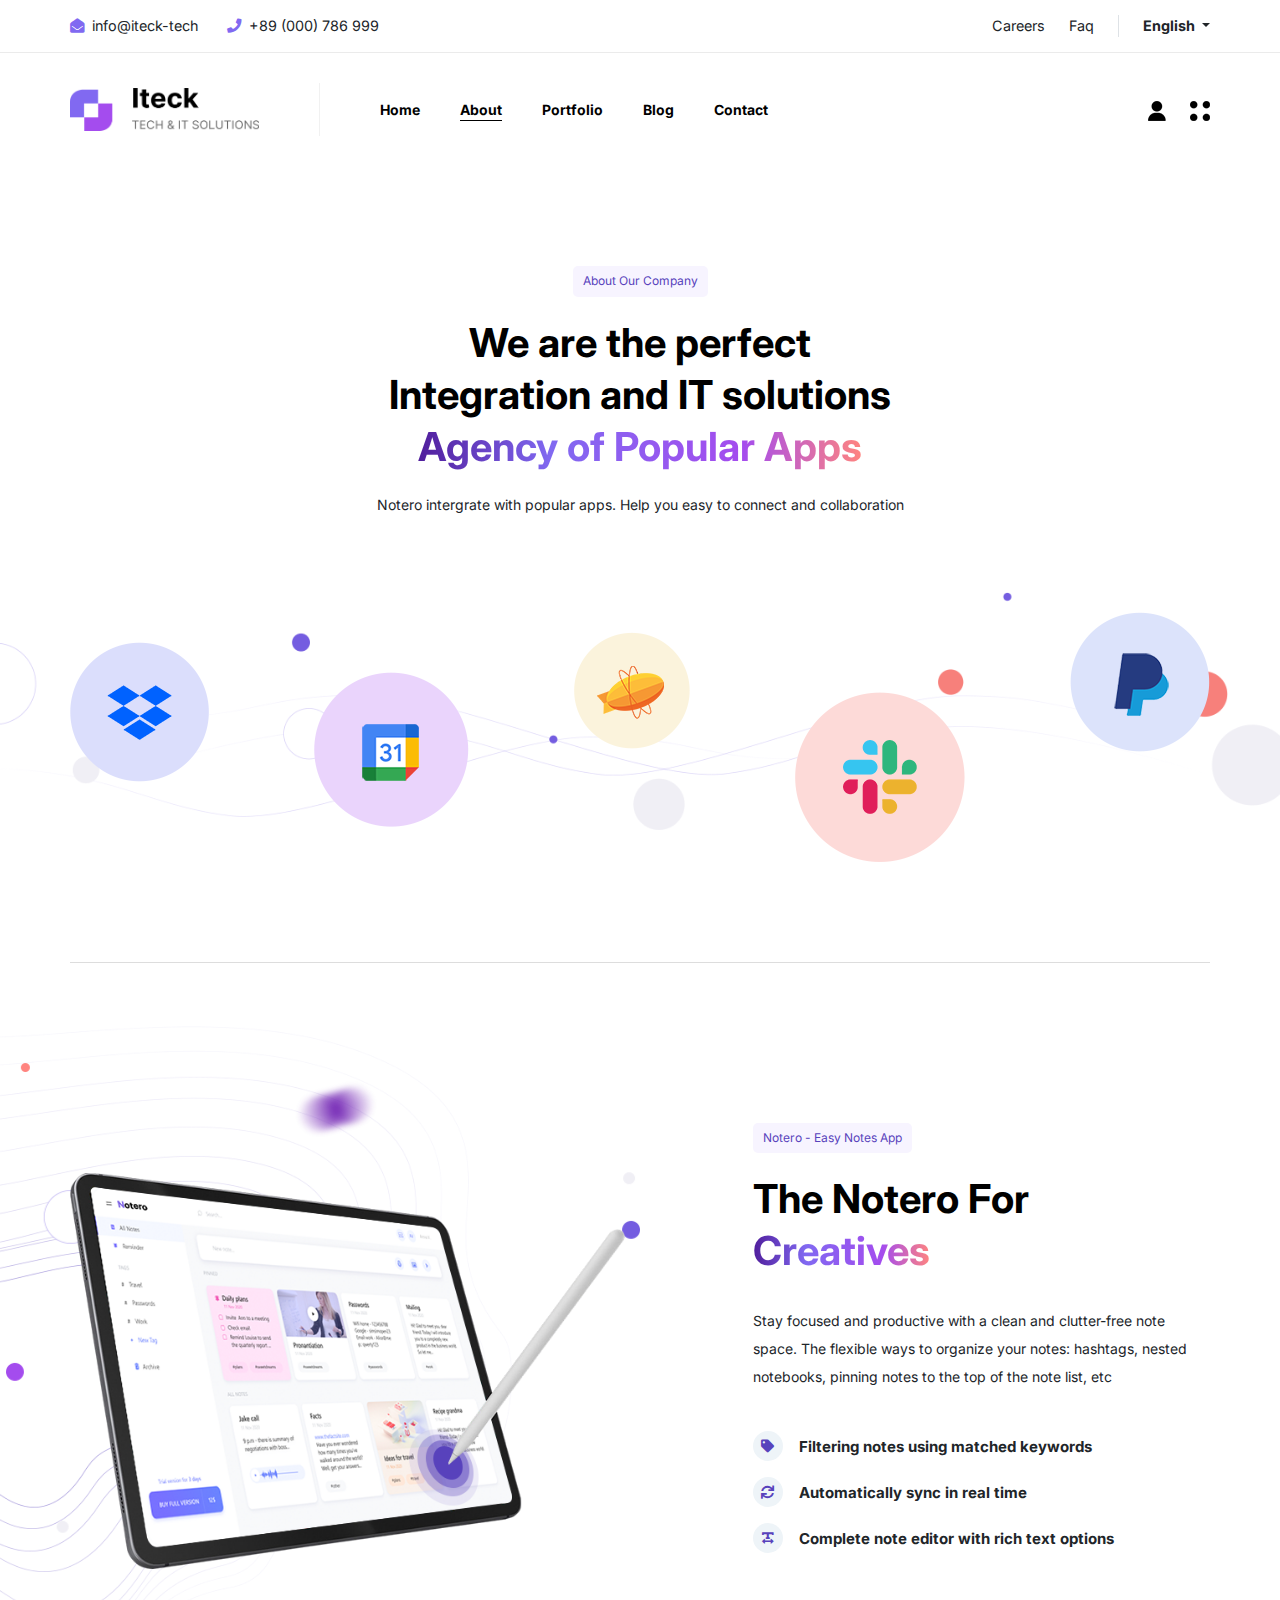
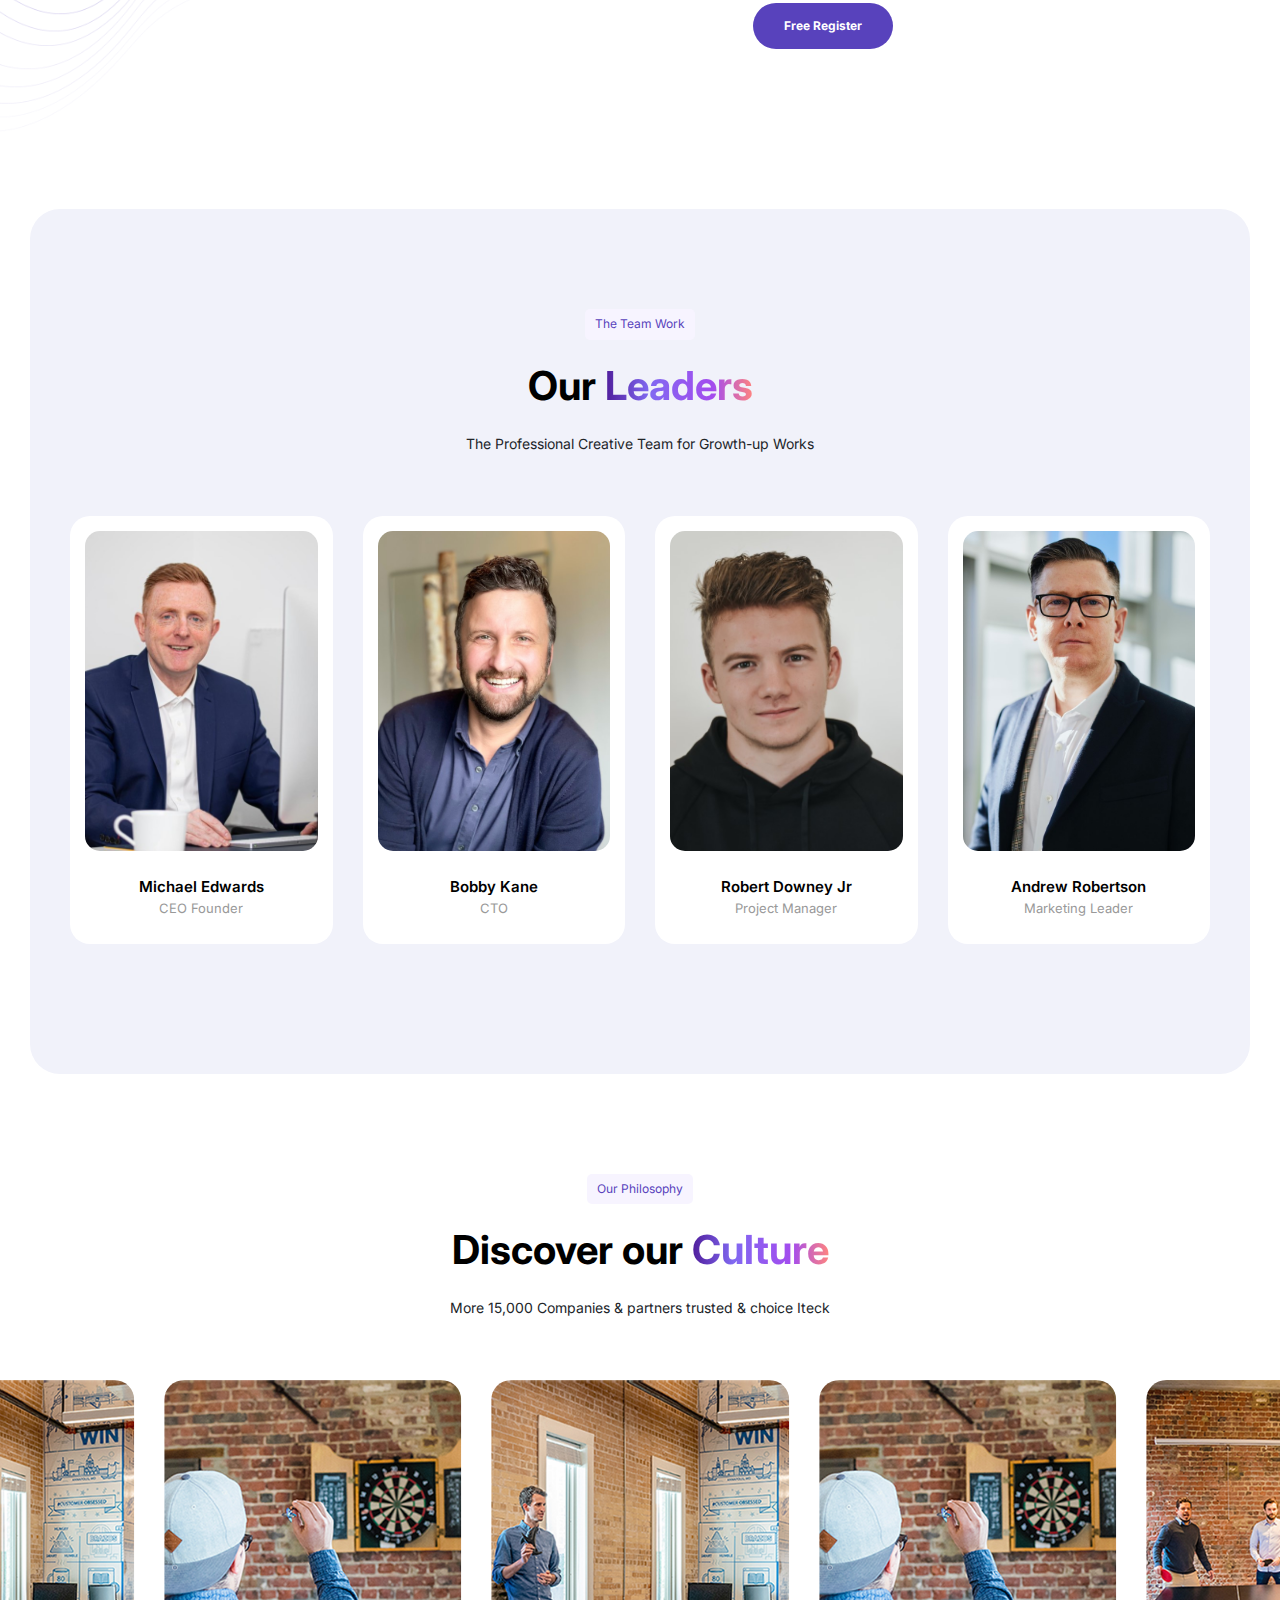
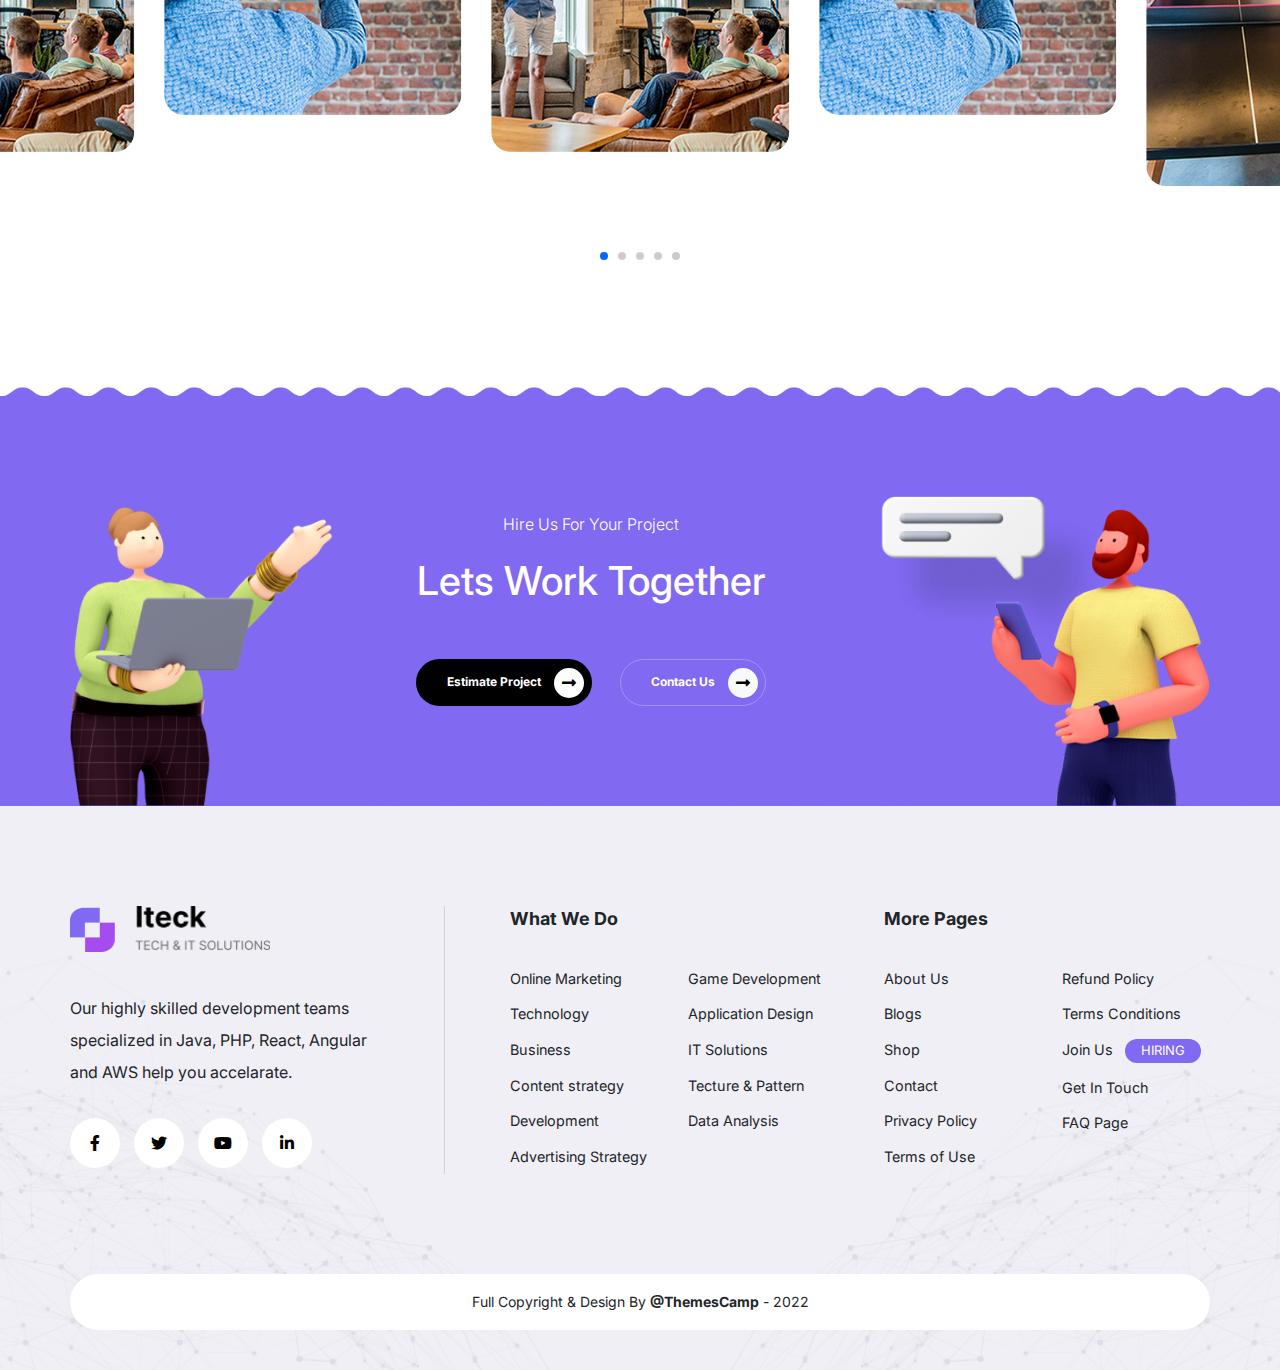
<file: page-about-app.html>
<!DOCTYPE html>
<html lang="en">

<head>
    <!-- Metas -->
    <meta charset="utf-8">
    <meta http-equiv="X-UA-Compatible" content="IE=edge" />
    <meta name="viewport" content="width=device-width, initial-scale=1, maximum-scale=1" />
    <meta name="keywords" content="HTML5 Template Iteck Multi-Purpose themeforest" />
    <meta name="description" content="Iteck - Multi-Purpose HTML5 Template" />
    <meta name="author" content="" />

    <!-- Title  -->
    <title>Iteck</title>

    <!-- Favicon -->
    <link rel="shortcut icon" href="assets/img/fav.png" title="Favicon" sizes="16x16" />

    <!-- ====== bootstrap icons cdn ====== -->
    <link rel="stylesheet" href="https://cdn.jsdelivr.net/npm/bootstrap-icons@1.7.2/font/bootstrap-icons.css">

    <!-- bootstrap 5 -->
    <link rel="stylesheet" href="assets/css/lib/bootstrap.min.css">

    <!-- ====== font family ====== -->
    <link href="https://fonts.googleapis.com/css2?family=Inter:wght@100;200;300;400;500;600;700;800;900&display=swap"
        rel="stylesheet">

    <link rel="stylesheet" href="assets/css/lib/all.min.css" />
    <link rel="stylesheet" href="assets/css/lib/animate.css" />
    <link rel="stylesheet" href="assets/css/lib/jquery.fancybox.css" />
    <link rel="stylesheet" href="assets/css/lib/lity.css" />
    <link rel="stylesheet" href="assets/css/lib/swiper.min.css" />
    
    <!-- ====== global style ====== -->
    <link rel="stylesheet" href="assets/css/style.css" />
</head>

<body>

    <!-- ====== start loading page ====== -->
    <!-- <div id="preloader">
    </div> -->
    <!-- ---------- loader ---------- -->
    <div id="preloader">
        <div id="loading-wrapper" class="show">
            <div id="loading-text"> <img src="assets/img/logo_loading.png" alt=""> </div>
            <div id="loading-content"></div>
        </div>
    </div>
    <!-- ====== end loading page ====== -->

    <!-- ====== start sidemenu navbar ====== -->
    <div class="side_menu style-7" id="side_menu">
        <a href="#0" class="side_menu_cls">
            <img src="assets/img/icons/4dots.png" alt="">
        </a>
        <div class="content">
            <div class="logo">
                <a href="#" class="w-100">
                    <img src="assets/img/logo_lgr.png" alt="">
                </a>
            </div>
            <div class="pages_links">
                <ul>
                    <li><a href="#" class="active">Home</a></li>
                    <li><a href="#">about</a></li>
                    <li><a href="#">services</a></li>
                    <li><a href="#">portfolio</a></li>
                    <li><a href="#">blog</a></li>
                    <li><a href="#">contact</a></li>
                </ul>
            </div>
            <div class="side_foot">
                <h5> get in touch </h5>
                <div class="row">
                    <div class="col-lg-6">
                        <a href="#"> <i class="fal fa-phone-alt me-2"></i> (+23) 5535 68 68 </a>
                    </div>
                    <div class="col-lg-6">
                        <a href="#"> <i class="fal fa-envelope me-2 mt-4 mt-lg-0"></i> contact@Iteck.co </a>
                    </div>
                </div>
            </div>
        </div>
    </div>
    <div class="side_overlay"></div>
    <!-- ====== end sidemenu navbar ====== -->

    <!-- ====== start top navbar ====== -->
    <div class="top-navbar style-7">
        <div class="container">
            <div class="row justify-content-between gx-0">
                <div class="col-7">
                    <div class="top_info">
                        <a href="#" class="me-4"> 
                            <i class="fas fa-envelope-open me-1 color-blue7"></i>
                            <span>info@iteck-tech</span>    
                        </a>
                        <a href="#"> 
                            <i class="fas fa-phone me-1 color-blue7"></i>
                            <span>+89 (000) 786 999</span>    
                        </a>
                    </div>
                </div>
                <div class="col-5">
                    <div class="side_links d-flex justify-content-lg-end">
                        <a href="#" class="me-4"> Careers </a>
                        <a href="#" class="me-4"> Faq </a>
                        <div class="dropdown border-1 border-start ps-4">
                            <a class="dropdown-toggle fw-bold" href="#" id="navbarDropdown1" role="button" data-bs-toggle="dropdown" aria-expanded="false">
                                English
                            </a>
                            <ul class="dropdown-menu" aria-labelledby="navbarDropdown1">
                                <li><a class="dropdown-item" href="#0"> Arabic </a></li>
                                <li><a class="dropdown-item" href="#0"> french </a></li>
                            </ul>
                        </div>
                    </div>
                </div>
            </div>
        </div>
    </div>
    <!-- ====== end top navbar ====== -->

    <!-- ====== start navbar ====== -->
    <nav class="navbar navbar-expand-lg navbar-light style-7">
        <div class="container">
            <a class="navbar-brand" href="#">
                <img src="assets/img/logo_lgr.png" alt="">
            </a>
            <button class="navbar-toggler" type="button" data-bs-toggle="collapse" data-bs-target="#navbarSupportedContent" aria-controls="navbarSupportedContent" aria-expanded="false" aria-label="Toggle navigation">
                <span class="navbar-toggler-icon"></span>
            </button>
            <div class="collapse navbar-collapse" id="navbarSupportedContent">
                <ul class="navbar-nav me-auto mb-2 mb-lg-0 ps-4">
                    <li class="nav-item dropdown">
                        <a class="nav-link" href="index.html">
                            Home
                        </a>
                        
                    </li>
                    <li class="nav-item dropdown">
                        <a class="nav-link active" href="page-about-app.html">
                            About
                            <!-- <small class="hot alert-danger text-danger">hot</small> -->
                        </a>
                       
                    </li>
                    <li class="nav-item">
                        <a class="nav-link" href="page-portfolio-app.html">
                            portfolio
                        </a>
                    </li>
                    <li class="nav-item">
                        <a class="nav-link" href="page-blog-app.html">
                            blog
                        </a>
                    </li>
                    <li class="nav-item">
                        <a class="nav-link " href="page-contact-app.html">
                            <!-- <img src="assets/img/icons/nav_icon/price.png" alt="" class="icon-15 me-1"> -->
                            contact
                        </a>
                    </li>
                </ul>
                <div class="nav-side">
                    <div class="d-flex align-items-center">
                        <a href="#" class="me-4">
                            <img src="assets/img/icons/user.png" alt="">
                        </a>
                        <a href="#0" class="side_menu_btn">
                            <img src="assets/img/icons/4dots.png" alt="">
                        </a>
                    </div>
                </div>
            </div>
        </div>
    </nav>
    <!-- ====== end navbar ====== -->

    <!--Contents-->
    <main class="about-page style-5">


        <!-- ====== start about ====== -->
        <section class="about section-padding style-4">
            <div class="integration">
                <div class="row justify-content-center">
                    <div class="col-lg-6">
                        <div class="section-head text-center style-4">
                            <small class="title_small">About Our Company</small>
                            <h2 class="mb-20">We are the perfect <br> Integration and IT solutions <span> Agency of Popular Apps </span> </h2>
                            <p style="margin-bottom: 35px;">Notero intergrate with popular apps. Help you easy to connect and collaboration</p>
                        </div>
                    </div>
                </div>
                <div class="container">
                    <div class="content mb-100 pb-100 border-1 border-bottom brd-gray">
                        <div class="img">
                            <img src="assets/img/about/intg1.png" alt="" class="mt-30">
                        </div>
                        <div class="img">
                            <img src="assets/img/about/intg5.png" alt="" class="mt-60">
                        </div>
                        <div class="img">
                            <img src="assets/img/about/intg4.png" alt="" class="mt-20">
                        </div>
                        <div class="img">
                            <img src="assets/img/about/intg3.png" alt="" class="mt-80">
                        </div>
                        <div class="img">
                            <img src="assets/img/about/intg2.png" alt="">
                        </div>
                    </div>
                </div>
                <img src="assets/img/about/intg_back.png" alt="" class="intg-back">
            </div>
            <div class="content frs-content">
                <div class="container">
                    <div class="row align-items-center justify-content-between">
                        <div class="col-lg-6">
                            <div class="img mb-30 mb-lg-0">
                                <img src="assets/img/about/ipad.png" alt="">
                            </div>
                        </div>
                        <div class="col-lg-5">
                            <div class="info">
                                <div class="section-head style-4">
                                    <small class="title_small">Notero - Easy Notes App</small>
                                    <h2 class="mb-30">The Notero For <span> Creatives </span> </h2>
                                </div>
                                <p class="text mb-40">
                                    Stay focused and productive with a clean and clutter-free note <br> space. The flexible ways to organize your notes: hashtags, nested notebooks, pinning notes to the top of the note list, etc
                                </p>
                                <ul>
                                    <li class="d-flex align-items-center mb-3">
                                        <small class="icon-30 bg-gray rounded-circle color-blue4 d-inline-flex align-items-center justify-content-center me-3">
                                            <i class="fas fa-tag"></i>
                                        </small>
                                        <h6 class="fw-bold">Filtering notes using matched keywords</h6>
                                    </li>
                                    <li class="d-flex align-items-center mb-3">
                                        <small class="icon-30 bg-gray rounded-circle color-blue4 d-inline-flex align-items-center justify-content-center me-3">
                                            <i class="fas fa-sync"></i>
                                        </small>
                                        <h6 class="fw-bold">Automatically sync in real time</h6>
                                    </li>
                                    <li class="d-flex align-items-center">
                                        <small class="icon-30 bg-gray rounded-circle color-blue4 d-inline-flex align-items-center justify-content-center me-3">
                                            <i class="fas fa-text-width"></i>
                                        </small>
                                        <h6 class="fw-bold">Complete note editor with rich text options</h6>
                                    </li>
                                </ul>
                                <a href="page-contact-5.html" class="btn rounded-pill bg-blue4 fw-bold text-white mt-50">
                                    <small> Free Register </small>
                                </a>
                            </div>
                        </div>
                    </div>
                </div>
                <img src="assets/img/about/about_s4_lines.png" alt="" class="lines">
                <img src="assets/img/about/about_s4_bubble.png" alt="" class="bubble">
            </div>
        </section>
        <!-- ====== end about ====== -->


        <!-- ====== start team ====== -->
        <section class="team section-padding style-6">
            <div class="content">
                <div class="container">
                    <div class="section-head text-center style-4 mb-60">
                        <small class="title_small"> The Team Work </small>
                        <h2 class="mb-20"> Our <span> Leaders </span> </h2>
                        <p> The Professional Creative Team for Growth-up Works </p>
                    </div>
                    <div class="row">
                        <div class="col-lg-3 col-sm-6">
                            <div class="team-card mb-30 mb-lg-0 style-6">
                                <div class="img img-cover">
                                    <img src="assets/img/about/1.jpeg" alt="">
                                    <div class="social-icons">
                                        <a href="#">
                                            <i class="fab fa-twitter"></i>
                                        </a>
                                        <a href="#">
                                            <i class="fab fa-facebook-f"></i>
                                        </a>
                                        <a href="#">
                                            <i class="fab fa-linkedin-in"></i>
                                        </a>
                                        <a href="#">
                                            <i class="fab fa-github"></i>
                                        </a>
                                    </div>
                                </div>
                                <div class="info">
                                    <a class="d-block" href="#"><h6>Michael Edwards</h6></a>
                                    <small>CEO Founder</small>
                                </div>
                            </div>
                        </div>
                        <div class="col-lg-3 col-sm-6">
                            <div class="team-card mb-30 mb-lg-0 style-6">
                                <div class="img img-cover">
                                    <img src="assets/img/about/5.jpeg" alt="">
                                    <div class="social-icons">
                                        <a href="#">
                                            <i class="fab fa-twitter"></i>
                                        </a>
                                        <a href="#">
                                            <i class="fab fa-facebook-f"></i>
                                        </a>
                                        <a href="#">
                                            <i class="fab fa-linkedin-in"></i>
                                        </a>
                                        <a href="#">
                                            <i class="fab fa-github"></i>
                                        </a>
                                    </div>
                                </div>
                                <div class="info">
                                    <a class="d-block" href="#"><h6>Bobby Kane</h6></a>
                                    <small>CTO</small>
                                </div>
                            </div>
                        </div>
                        <div class="col-lg-3 col-sm-6">
                            <div class="team-card mb-30 mb-lg-0 style-6">
                                <div class="img img-cover">
                                    <img src="assets/img/about/3.jpeg" alt="">
                                    <div class="social-icons">
                                        <a href="#">
                                            <i class="fab fa-twitter"></i>
                                        </a>
                                        <a href="#">
                                            <i class="fab fa-facebook-f"></i>
                                        </a>
                                        <a href="#">
                                            <i class="fab fa-linkedin-in"></i>
                                        </a>
                                        <a href="#">
                                            <i class="fab fa-github"></i>
                                        </a>
                                    </div>
                                </div>
                                <div class="info">
                                    <a class="d-block" href="#"><h6>Robert Downey Jr</h6></a>
                                    <small>Project Manager</small>
                                </div>
                            </div>
                        </div>
                        <div class="col-lg-3 col-sm-6">
                            <div class="team-card style-6">
                                <div class="img img-cover">
                                    <img src="assets/img/about/4.jpeg" alt="">
                                    <div class="social-icons">
                                        <a href="#">
                                            <i class="fab fa-twitter"></i>
                                        </a>
                                        <a href="#">
                                            <i class="fab fa-facebook-f"></i>
                                        </a>
                                        <a href="#">
                                            <i class="fab fa-linkedin-in"></i>
                                        </a>
                                        <a href="#">
                                            <i class="fab fa-github"></i>
                                        </a>
                                    </div>
                                </div>
                                <div class="info">
                                    <a class="d-block" href="#"><h6>Andrew Robertson</h6></a>
                                    <small>Marketing Leader</small>
                                </div>
                            </div>
                        </div>
                    </div>
                </div>
            </div>
        </section>
        <!-- ====== end team ====== -->

        <!-- ====== start Culture ====== -->
        <section class="culture section-padding style-5">
            <div class="section-head text-center style-4 mb-60">
                <small class="title_small"> Our Philosophy </small>
                <h2 class="mb-20"> Discover our <span> Culture </span> </h2>
                <p> More 15,000 Companies & partners trusted & choice Iteck </p>
            </div>
            <div class="content">
                <div class="culture-slider position-relative pb-80 style-5">
                    <div class="swiper-container">
                        <div class="swiper-wrapper">
                            <div class="swiper-slide">
                                <a href="assets/img/about/cl1.png" class="culture-card d-block" data-fancybox="gallery">
                                    <img src="assets/img/about/cl1.png" alt="">
                                    <span class="overlay"></span>
                                </a>
                            </div>
                            <div class="swiper-slide">
                                <a href="assets/img/about/cl2.png" class="culture-card d-block" data-fancybox="gallery">
                                    <img src="assets/img/about/cl2.png" alt="">
                                    <span class="overlay"></span>
                                </a>
                            </div>
                            <div class="swiper-slide">
                                <a href="assets/img/about/cl3.png" class="culture-card d-block" data-fancybox="gallery">
                                    <img src="assets/img/about/cl3.png" alt="">
                                    <span class="overlay"></span>
                                </a>
                            </div>
                            <div class="swiper-slide">
                                <a href="assets/img/about/cl1.png" class="culture-card d-block" data-fancybox="gallery">
                                    <img src="assets/img/about/cl1.png" alt="">
                                    <span class="overlay"></span>
                                </a>
                            </div>
                            <div class="swiper-slide">
                                <a href="assets/img/about/cl2.png" class="culture-card d-block" data-fancybox="gallery">
                                    <img src="assets/img/about/cl2.png" alt="">
                                    <span class="overlay"></span>
                                </a>
                            </div>
                        </div>
                    </div>
                    <div class="swiper-pagination"></div>
                </div>
            </div>
        </section>
        <!-- ====== end Culture ====== -->



    </main>
    <!--End-Contents-->

    <!-- ====== start chat-banner ====== -->
    <section class="blog style-7 section-padding" style="background-color: transparent;padding: 15px 0;">
        <img src="assets/img/shap_color_7.png" alt="" class="shap_color">
    </section>
        <section class="chat-banner style-7">
            <div class="container">
                <div class="row align-items-end">
                    <div class="col-lg-3 col-sm-6 d-none d-lg-block">
                        <div class="img img1">
                            <img src="assets/img/vector1.png" alt="">
                        </div>
                    </div>
                    <div class="col-lg-5">
                        <div class="info">
                            <p> Hire Us For Your Project </p>
                            <h3> Lets Work Together </h3>
                            <div class="btns mt-50">
                                <a href="#0" class="btn btn-icon-circle rounded-pill bg-black fw-bold text-white me-4 mb-3 mb-lg-0">
                                    <small> Estimate Project <i class="fas fa-long-arrow-alt-right"></i> </small>
                                </a>
                                <a href="#0" class="btn btn-icon-circle rounded-pill fw-bold brd-light text-white hover-blue7">
                                    <small> Contact Us <i class="fas fa-long-arrow-alt-right bg-light"></i> </small>
                                </a>
                            </div>
                        </div>
                    </div>
                    <div class="col-lg-4">
                        <div class="img img2">
                            <img src="assets/img/vector2.png" alt="">
                        </div>
                    </div>
                </div>
            </div>
        </section>
        <!-- ====== end chat-banner ====== -->
    </main>
    <!--End-Contents-->

    <!-- ====== start footer ====== -->
    <footer class="style-7">
        <div class="container">
            <div class="content section-padding">
                <div class="row">
                    <div class="col-lg-4 border-1 border-end brd-gray">
                        <div class="info-logo">
                            <a href="#" class="logo">
                                <img src="assets/img/logo_lgr.png" alt="">
                            </a>
                            <div class="text">
                                Our highly skilled development teams specialized in Java, PHP, React, Angular and AWS help you accelarate.
                            </div>
                            <div class="social-links">
                                <a href="#">
                                    <i class="fab fa-facebook-f"></i>
                                </a>
                                <a href="#">
                                    <i class="fab fa-twitter"></i>
                                </a>
                                <a href="#">
                                    <i class="fab fa-youtube"></i>
                                </a>
                                <a href="#">
                                    <i class="fab fa-linkedin-in"></i>
                                </a>
                            </div>
                        </div>
                    </div>
                    <div class="col-lg-8">
                        <div class="links-side">
                            <div class="row gx-5">
                                <div class="col-lg-6">
                                    <div class="links-group">
                                        <h5>What We Do</h5>
                                        <div class="row">
                                            <div class="col-lg-6">
                                                <ul class="links">
                                                    <li>
                                                        <a href="#">Online Marketing</a>
                                                    </li>
                                                    <li>
                                                        <a href="#">Technology</a>
                                                    </li>
                                                    <li>
                                                        <a href="#">Business</a>
                                                    </li>
                                                    <li>
                                                        <a href="#">Content strategy</a>
                                                    </li>
                                                    <li>
                                                        <a href="#">Development</a>
                                                    </li>
                                                    <li>
                                                        <a href="#">Advertising Strategy</a>
                                                    </li>
                                                </ul>
                                            </div>
                                            <div class="col-lg-6">
                                                <ul class="links">
                                                    <li>
                                                        <a href="#">Game Development</a>
                                                    </li>
                                                    <li>
                                                        <a href="#">Application Design</a>
                                                    </li>
                                                    <li>
                                                        <a href="#">IT Solutions</a>
                                                    </li>
                                                    <li>
                                                        <a href="#">Tecture & Pattern</a>
                                                    </li>
                                                    <li>
                                                        <a href="#">Data Analysis</a>
                                                    </li>
                                                </ul>
                                            </div>
                                        </div>
                                    </div>
                                </div>
                                <div class="col-lg-6">
                                    <div class="links-group">
                                        <h5>More Pages</h5>
                                        <div class="row">
                                            <div class="col-lg-6">
                                                <ul class="links">
                                                    <li>
                                                        <a href="#">About Us</a>
                                                    </li>
                                                    <li>
                                                        <a href="#">Blogs</a>
                                                    </li>
                                                    <li>
                                                        <a href="#">Shop</a>
                                                    </li>
                                                    <li>
                                                        <a href="#">Contact</a>
                                                    </li>
                                                    <li>
                                                        <a href="#">Privacy Policy</a>
                                                    </li>
                                                    <li>
                                                        <a href="#">Terms of Use</a>
                                                    </li>
                                                </ul>
                                            </div>
                                            <div class="col-lg-6">
                                                <ul class="links">
                                                    <li>
                                                        <a href="#">Refund Policy</a>
                                                    </li>
                                                    <li>
                                                        <a href="#">Terms Conditions</a>
                                                    </li>
                                                    <li>
                                                        <a href="#">Join Us <small class="text-uppercase bg-blue7 text-white py-1 px-3 rounded-pill ms-2 lh-2"> hiring </small></a>
                                                    </li>
                                                    <li>
                                                        <a href="#">Get In Touch</a>
                                                    </li>
                                                    <li>
                                                        <a href="#">FAQ Page</a>
                                                    </li>
                                                </ul>
                                            </div>
                                        </div>
                                    </div>
                                </div>
                            </div>
                        </div>
                    </div>
                </div>
            </div>
            <div class="foot bg-white p-3 rounded-pill text-center">
                <p> Full Copyright & Design By <a href="#" class="fw-bold"> @ThemesCamp </a> - 2022 </p>
            </div>
        </div>
        <!-- <img src="assets/img/footer/footer_4_wave.png" alt="" class="wave"> -->
    </footer>
    <!-- ====== end footer ====== -->

    <!-- ====== start to top button ====== -->
    <a href="#" class="to_top bg-gray rounded-circle icon-40 d-inline-flex align-items-center justify-content-center">
        <i class="bi bi-chevron-up fs-6 text-dark"></i>
    </a>
    <!-- ====== end to top button ====== -->

    <!-- ====== request ====== -->
    <script src="assets/js/lib/jquery-3.0.0.min.js"></script>
    <script src="assets/js/lib/jquery-migrate-3.0.0.min.js"></script>
    <script src="assets/js/lib/bootstrap.bundle.min.js"></script>
    <script src="assets/js/lib/wow.min.js"></script>
    <script src="assets/js/lib/jquery.fancybox.js"></script>
    <script src="assets/js/lib/lity.js"></script>
    <script src="assets/js/lib/swiper.min.js"></script>
    <script src="assets/js/lib/jquery.waypoints.min.js"></script>
    <script src="assets/js/lib/jquery.counterup.js"></script>
    <!-- <script src="assets/js/lib/pace.js"></script> -->
    <script src="assets/js/lib/scrollIt.min.js"></script>
    <script src="assets/js/main.js"></script>

</body>

</html>
</file>
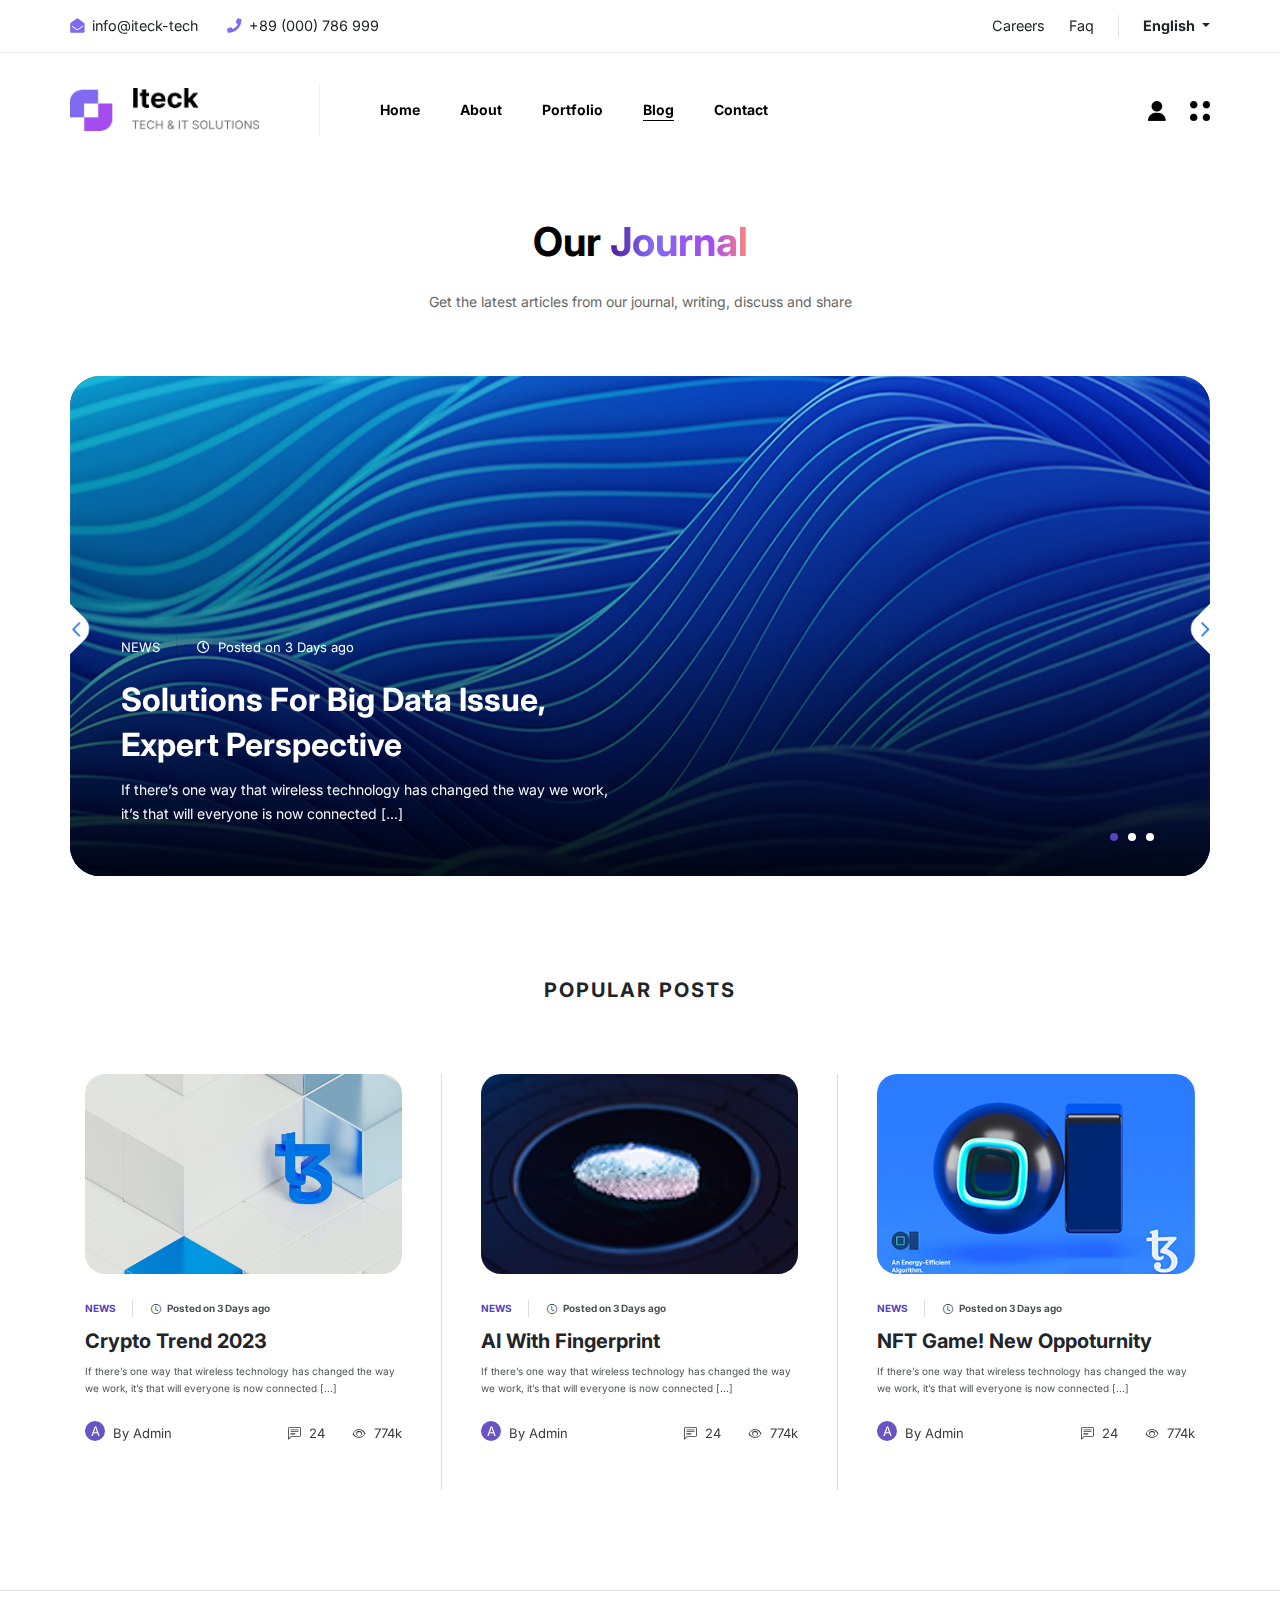
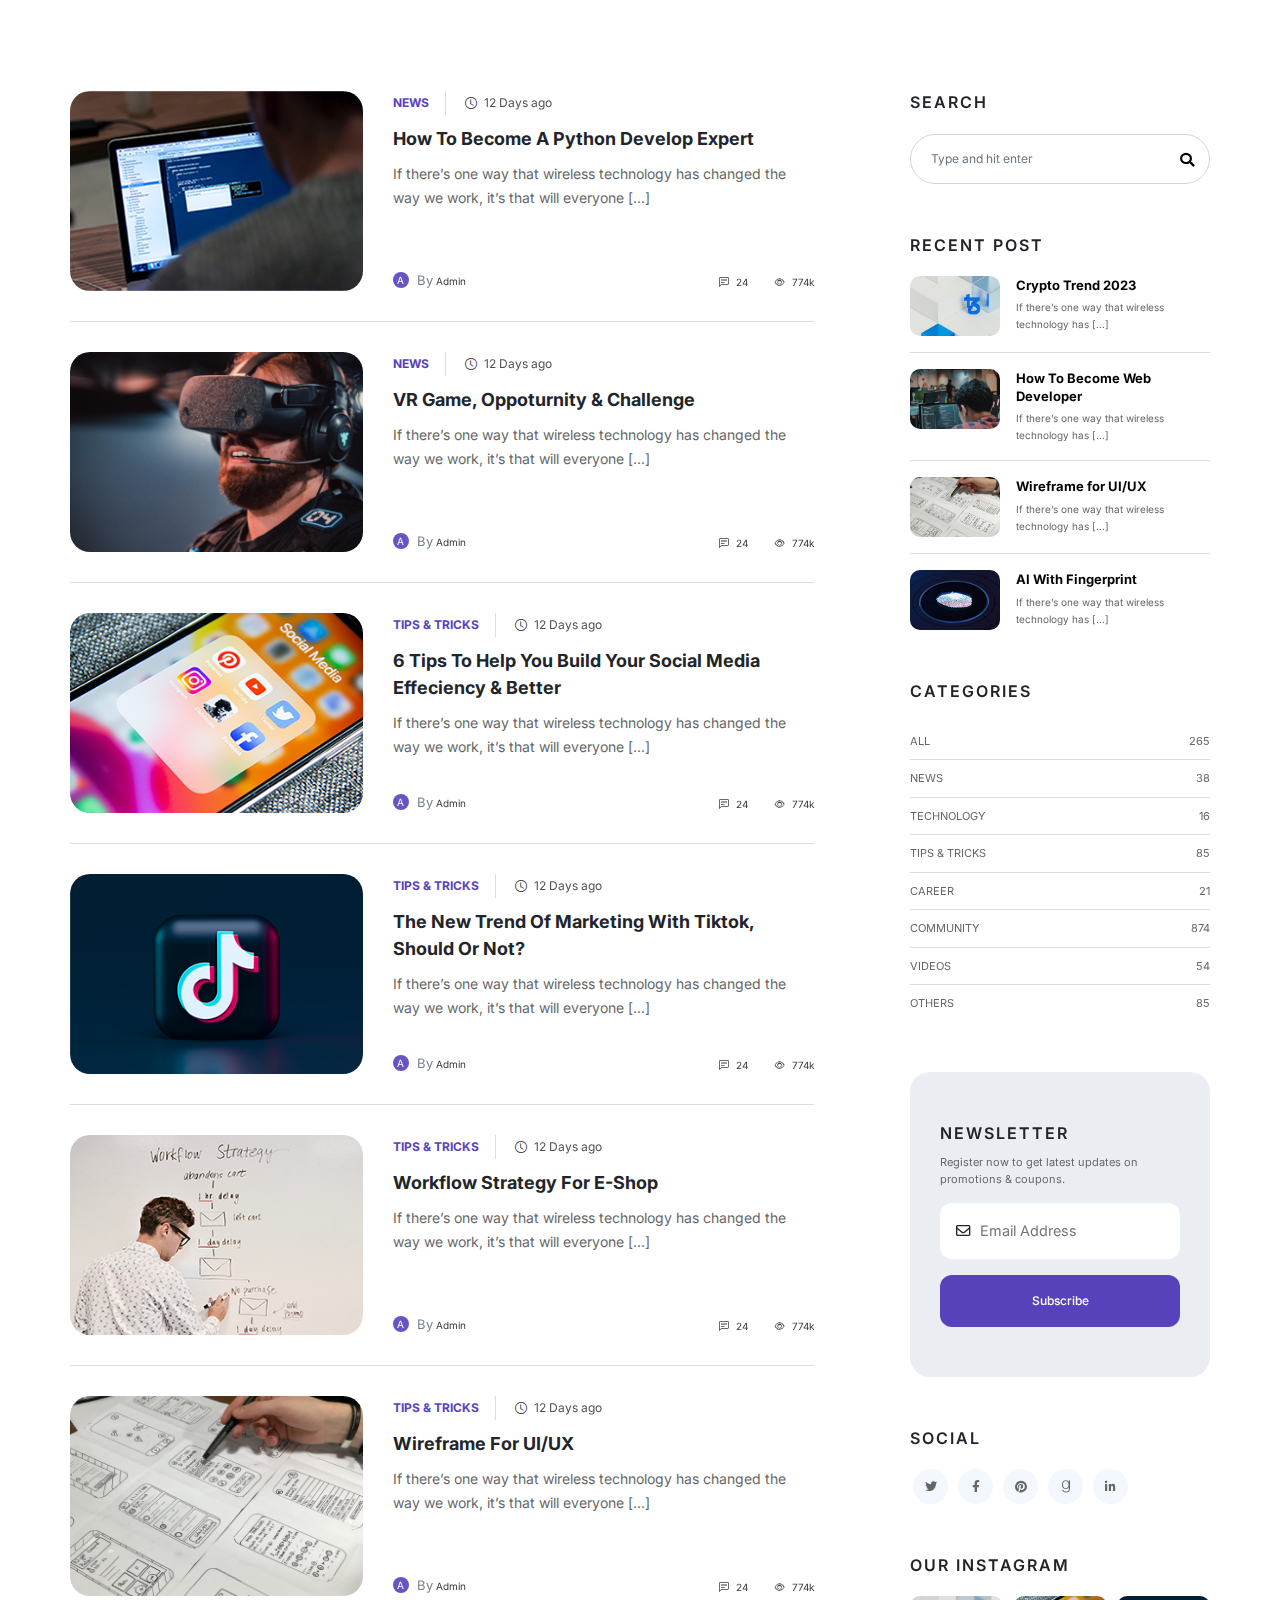
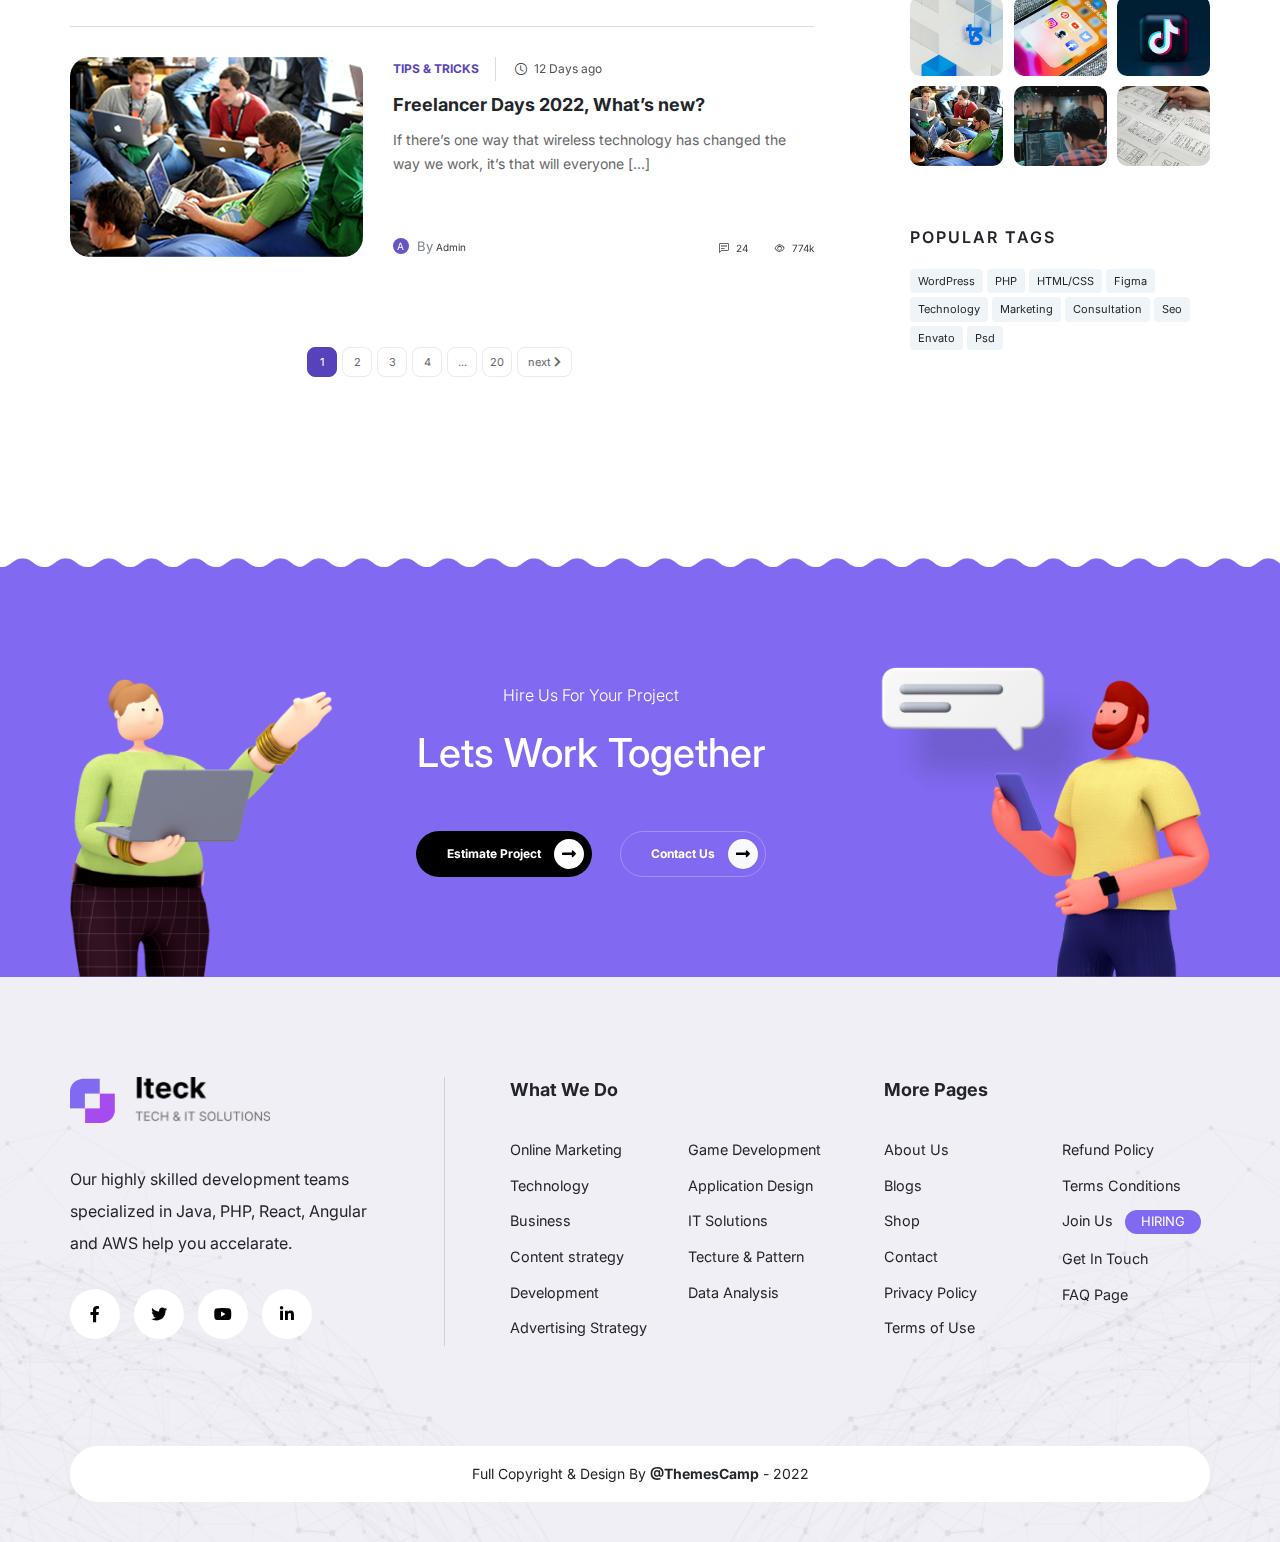
<file: page-blog-app.html>
<!DOCTYPE html>
<html lang="en">

<head>
    <!-- Metas -->
    <meta charset="utf-8">
    <meta http-equiv="X-UA-Compatible" content="IE=edge" />
    <meta name="viewport" content="width=device-width, initial-scale=1, maximum-scale=1" />
    <meta name="keywords" content="HTML5 Template Iteck Multi-Purpose themeforest" />
    <meta name="description" content="Iteck - Multi-Purpose HTML5 Template" />
    <meta name="author" content="" />

    <!-- Title  -->
    <title>Iteck</title>

    <!-- Favicon -->
    <link rel="shortcut icon" href="assets/img/fav.png" title="Favicon" sizes="16x16" />

    <!-- ====== bootstrap icons cdn ====== -->
    <link rel="stylesheet" href="https://cdn.jsdelivr.net/npm/bootstrap-icons@1.7.2/font/bootstrap-icons.css">

    <!-- bootstrap 5 -->
    <link rel="stylesheet" href="assets/css/lib/bootstrap.min.css">

    <!-- ====== font family ====== -->
    <link href="https://fonts.googleapis.com/css2?family=Inter:wght@100;200;300;400;500;600;700;800;900&display=swap"
        rel="stylesheet">

    <link rel="stylesheet" href="assets/css/lib/all.min.css" />
    <link rel="stylesheet" href="assets/css/lib/animate.css" />
    <link rel="stylesheet" href="assets/css/lib/jquery.fancybox.css" />
    <link rel="stylesheet" href="assets/css/lib/lity.css" />
    <link rel="stylesheet" href="assets/css/lib/swiper.min.css" />
    
    <!-- ====== global style ====== -->
    <link rel="stylesheet" href="assets/css/style.css" />
</head>

<body>

    <!-- ====== start loading page ====== -->
    <!-- <div id="preloader">
    </div> -->
    <!-- ---------- loader ---------- -->
    <div id="preloader">
        <div id="loading-wrapper" class="show">
            <div id="loading-text"> <img src="assets/img/logo_loading.png" alt=""> </div>
            <div id="loading-content"></div>
        </div>
    </div>
    <!-- ====== end loading page ====== -->

   <!-- ====== start sidemenu navbar ====== -->
   <div class="side_menu style-7" id="side_menu">
    <a href="#0" class="side_menu_cls">
        <img src="assets/img/icons/4dots.png" alt="">
    </a>
    <div class="content">
        <div class="logo">
            <a href="#" class="w-100">
                <img src="assets/img/logo_lgr.png" alt="">
            </a>
        </div>
        <div class="pages_links">
            <ul>
                <li><a href="#" class="active">Home</a></li>
                <li><a href="#">about</a></li>
                <li><a href="#">services</a></li>
                <li><a href="#">portfolio</a></li>
                <li><a href="#">blog</a></li>
                <li><a href="#">contact</a></li>
            </ul>
        </div>
        <div class="side_foot">
            <h5> get in touch </h5>
            <div class="row">
                <div class="col-lg-6">
                    <a href="#"> <i class="fal fa-phone-alt me-2"></i> (+23) 5535 68 68 </a>
                </div>
                <div class="col-lg-6">
                    <a href="#"> <i class="fal fa-envelope me-2 mt-4 mt-lg-0"></i> contact@Iteck.co </a>
                </div>
            </div>
        </div>
    </div>
</div>
<div class="side_overlay"></div>
<!-- ====== end sidemenu navbar ====== -->

<!-- ====== start top navbar ====== -->
<div class="top-navbar style-7">
    <div class="container">
        <div class="row justify-content-between gx-0">
            <div class="col-7">
                <div class="top_info">
                    <a href="#" class="me-4"> 
                        <i class="fas fa-envelope-open me-1 color-blue7"></i>
                        <span>info@iteck-tech</span>    
                    </a>
                    <a href="#"> 
                        <i class="fas fa-phone me-1 color-blue7"></i>
                        <span>+89 (000) 786 999</span>    
                    </a>
                </div>
            </div>
            <div class="col-5">
                <div class="side_links d-flex justify-content-lg-end">
                    <a href="#" class="me-4"> Careers </a>
                    <a href="#" class="me-4"> Faq </a>
                    <div class="dropdown border-1 border-start ps-4">
                        <a class="dropdown-toggle fw-bold" href="#" id="navbarDropdown1" role="button" data-bs-toggle="dropdown" aria-expanded="false">
                            English
                        </a>
                        <ul class="dropdown-menu" aria-labelledby="navbarDropdown1">
                            <li><a class="dropdown-item" href="#0"> Arabic </a></li>
                            <li><a class="dropdown-item" href="#0"> french </a></li>
                        </ul>
                    </div>
                </div>
            </div>
        </div>
    </div>
</div>
<!-- ====== end top navbar ====== -->

<!-- ====== start navbar ====== -->
<nav class="navbar navbar-expand-lg navbar-light style-7">
    <div class="container">
        <a class="navbar-brand" href="#">
            <img src="assets/img/logo_lgr.png" alt="">
        </a>
        <button class="navbar-toggler" type="button" data-bs-toggle="collapse" data-bs-target="#navbarSupportedContent" aria-controls="navbarSupportedContent" aria-expanded="false" aria-label="Toggle navigation">
            <span class="navbar-toggler-icon"></span>
        </button>
        <div class="collapse navbar-collapse" id="navbarSupportedContent">
            <ul class="navbar-nav me-auto mb-2 mb-lg-0 ps-4">
                <li class="nav-item dropdown">
                    <a class="nav-link " href="index.html">
                        Home
                    </a>
                    
                </li>
                <li class="nav-item dropdown">
                    <a class="nav-link" href="page-about-app.html">
                        About
                        <!-- <small class="hot alert-danger text-danger">hot</small> -->
                    </a>
                   
                </li>
                <li class="nav-item">
                    <a class="nav-link" href="page-portfolio-app.html">
                        portfolio
                    </a>
                </li>
                <li class="nav-item ">
                    <a class="nav-link active" href="page-blog-app.html">
                        blog
                    </a>
                </li>
                <li class="nav-item">
                    <a class="nav-link" href="page-contact-app.html">
                        <!-- <img src="assets/img/icons/nav_icon/price.png" alt="" class="icon-15 me-1"> -->
                        contact
                    </a>
                </li>
            </ul>
            <div class="nav-side">
                <div class="d-flex align-items-center">
                    <a href="#" class="me-4">
                        <img src="assets/img/icons/user.png" alt="">
                    </a>
                    <a href="#0" class="side_menu_btn">
                        <img src="assets/img/icons/4dots.png" alt="">
                    </a>
                </div>
            </div>
        </div>
    </div>
</nav>
<!-- ====== end navbar ====== -->

    <!--Contents-->
    <main class="blog-page style-5 color-4">


        <!-- ====== start blog-slider ====== -->
        <section class="blog-slider pt-50 pb-50 style-1">
            <div class="container">
                <div class="section-head text-center mb-60 style-4">
                    <h2 class="mb-20"> Our <span> Journal </span> </h2>
                    <div class="text color-666">Get the latest articles from our journal, writing, discuss and share</div>
                </div>
                <div class="blog-details-slider">
                    <div class="swiper-container">
                        <div class="swiper-wrapper">
                            <div class="swiper-slide">
                                <div class="content-card">
                                    <div class="img overlay">
                                        <img src="assets/img/blog/s_blog.png" alt="">
                                    </div>
                                    <div class="info">
                                        <div class="row">
                                            <div class="col-lg-6">
                                                <div class="cont">
                                                    <small class="date small mb-20"> <a href="#" class="text-uppercase border-end brd-gray pe-3 me-3"> News </a> <i class="far fa-clock me-1"></i> Posted on <a href="#">3 Days ago</a> </small>
                                                    <h2 class="title">
                                                        <a href="#">Solutions For Big Data Issue, Expert Perspective</a>
                                                    </h2>
                                                    <p class="fs-13px mt-10 text-light text-info">If there’s one way that wireless technology has changed the way we work, it’s that will everyone is now connected [...]</p>
                                                </div>
                                            </div>
                                        </div>
                                    </div>
                                </div>
                            </div>
                            <div class="swiper-slide">
                                <div class="content-card">
                                    <div class="img overlay">
                                        <img src="assets/img/blog/1.jpeg" alt="">
                                    </div>
                                    <div class="info">
                                        <div class="row">
                                            <div class="col-lg-6">
                                                <div class="cont">
                                                    <small class="date small mb-20"> <a href="#" class="text-uppercase border-end brd-gray pe-3 me-3"> News </a> <i class="far fa-clock me-1"></i> Posted on <a href="#">3 Days ago</a> </small>
                                                    <h2 class="title">
                                                        <a href="#">Solutions For Big Data Issue, Expert Perspective</a>
                                                    </h2>
                                                    <p class="fs-13px mt-10 text-light text-info">If there’s one way that wireless technology has changed the way we work, it’s that will everyone is now connected [...]</p>
                                                </div>
                                            </div>
                                        </div>
                                    </div>
                                </div>
                            </div>
                            <div class="swiper-slide">
                                <div class="content-card">
                                    <div class="img overlay">
                                        <img src="assets/img/blog/2.jpeg" alt="">
                                    </div>
                                    <div class="info">
                                        <div class="row">
                                            <div class="col-lg-6">
                                                <div class="cont">
                                                    <small class="date small mb-20"> <a href="#" class="text-uppercase border-end brd-gray pe-3 me-3"> News </a> <i class="far fa-clock me-1"></i> Posted on <a href="#">3 Days ago</a> </small>
                                                    <h2 class="title">
                                                        <a href="#">Solutions For Big Data Issue, Expert Perspective</a>
                                                    </h2>
                                                    <p class="fs-13px mt-10 text-light text-info">If there’s one way that wireless technology has changed the way we work, it’s that will everyone is now connected [...]</p>
                                                </div>
                                            </div>
                                        </div>
                                    </div>
                                </div>
                            </div>
                        </div>
                    </div>

                    <!-- ====== pagination ====== -->
                    <div class="swiper-pagination"></div>
                    <!-- ====== arrows ====== -->
                    <div class="swiper-button-next"></div>
                    <div class="swiper-button-prev"></div>
                </div>
            </div>
        </section>
        <!-- ====== end blog-slider ====== -->


        <!-- ====== start Popular Posts ====== -->
        <section class="popular-posts pt-50 pb-100 border-bottom brd-gray">
            <div class="container">
                <h5 class="post-sc-title text-center text-uppercase mb-70">Popular Posts</h5>
                <div class="row gx-5">
                    <div class="col-lg-4 border-end brd-gray">
                        <div class="card border-0 bg-transparent rounded-0 mb-30 mb-lg-0 d-block">
                            <div class="img radius-7 overflow-hidden img-cover">
                                <img src="assets/img/blog/1.jpeg" class="card-img-top" alt="...">
                            </div>
                            <div class="card-body px-0">
                                <small class="d-block date mt-10 fs-10px fw-bold">
                                    <a href="#" class="text-uppercase border-end brd-gray pe-3 me-3 color-blue4">News</a>
                                    <i class="bi bi-clock me-1"></i>
                                    <a href="#" class="op-8">Posted on 3 Days ago</a>
                                </small>
                                <h5 class="fw-bold mt-10 title">
                                    <a href="#">Crypto Trend 2023</a>
                                </h5>
                                <p class="small mt-2 op-8 fs-10px">If there’s one way that wireless technology has
                                    changed the way we work, it’s that will everyone is now connected [...]
                                </p>
                                <div class="d-flex small mt-20 align-items-center justify-content-between op-9">
                                    <div class="l_side d-flex align-items-center">
                                        <span class="icon-20 rounded-circle d-inline-flex justify-content-center align-items-center text-uppercase bg-main p-1 me-2 text-white">
                                            a
                                        </span>
                                        <a href="#" class="mt-1">
                                            By Admin
                                        </a>
                                    </div>
                                    <div class="r-side mt-1">
                                        <i class="bi bi-chat-left-text me-1"></i>
                                        <a href="#">24</a>
                                        <i class="bi bi-eye ms-4 me-1"></i>
                                        <a href="#">774k</a>
                                    </div>
                                </div>
                            </div>
                        </div>
                    </div>
                    <div class="col-lg-4 border-end brd-gray">
                        <div class="card border-0 bg-transparent rounded-0 mb-30 mb-lg-0 d-block">
                            <div class="img radius-7 overflow-hidden img-cover">
                                <img src="assets/img/blog/7.png" class="card-img-top" alt="...">
                            </div>
                            <div class="card-body px-0">
                                <small class="d-block date mt-10 fs-10px fw-bold">
                                    <a href="#" class="text-uppercase border-end brd-gray pe-3 me-3 color-blue4">News</a>
                                    <i class="bi bi-clock me-1"></i>
                                    <a href="#" class="op-8">Posted on 3 Days ago</a>
                                </small>
                                <h5 class="fw-bold mt-10 title">
                                    <a href="#">AI With Fingerprint</a>
                                </h5>
                                <p class="small mt-2 op-8 fs-10px">If there’s one way that wireless technology has
                                    changed the way we work, it’s that will everyone is now connected [...]
                                </p>
                                <div class="d-flex small mt-20 align-items-center justify-content-between op-9">
                                    <div class="l_side d-flex align-items-center">
                                        <span class="icon-20 rounded-circle d-inline-flex justify-content-center align-items-center text-uppercase bg-main p-1 me-2 text-white">
                                            a
                                        </span>
                                        <a href="#" class="mt-1">
                                            By Admin
                                        </a>
                                    </div>
                                    <div class="r-side mt-1">
                                        <i class="bi bi-chat-left-text me-1"></i>
                                        <a href="#">24</a>
                                        <i class="bi bi-eye ms-4 me-1"></i>
                                        <a href="#">774k</a>
                                    </div>
                                </div>
                            </div>
                        </div>
                    </div>
                    <div class="col-lg-4">
                        <div class="card border-0 bg-transparent rounded-0 mb-30 mb-lg-0 d-block">
                            <div class="img radius-7 overflow-hidden img-cover">
                                <img src="assets/img/blog/5.png" class="card-img-top" alt="...">
                            </div>
                            <div class="card-body px-0">
                                <small class="d-block date mt-10 fs-10px fw-bold">
                                    <a href="#" class="text-uppercase border-end brd-gray pe-3 me-3 color-blue4">News</a>
                                    <i class="bi bi-clock me-1"></i>
                                    <a href="#" class="op-8">Posted on 3 Days ago</a>
                                </small>
                                <h5 class="fw-bold mt-10 title">
                                    <a href="#">NFT Game! New Oppoturnity</a>
                                </h5>
                                <p class="small mt-2 op-8 fs-10px">If there’s one way that wireless technology has
                                    changed the way we work, it’s that will everyone is now connected [...]
                                </p>
                                <div class="d-flex small mt-20 align-items-center justify-content-between op-9">
                                    <div class="l_side d-flex align-items-center">
                                        <span class="icon-20 rounded-circle d-inline-flex justify-content-center align-items-center text-uppercase bg-main p-1 me-2 text-white">
                                            a
                                        </span>
                                        <a href="#" class="mt-1">
                                            By Admin
                                        </a>
                                    </div>
                                    <div class="r-side mt-1">
                                        <i class="bi bi-chat-left-text me-1"></i>
                                        <a href="#">24</a>
                                        <i class="bi bi-eye ms-4 me-1"></i>
                                        <a href="#">774k</a>
                                    </div>
                                </div>
                            </div>
                        </div>
                    </div>
                </div>
            </div>
        </section>
        <!-- ====== end Popular Posts ====== -->


        <!-- ====== start all-news ====== -->
        <section class="all-news section-padding blog bg-transparent style-3">
            <div class="container">
                <div class="row gx-4 gx-lg-5">
                    <div class="col-lg-8">
                        <div class="card border-0 bg-transparent rounded-0 border-bottom brd-gray pb-30 mb-30">
                            <div class="row">
                                <div class="col-lg-5">
                                    <div class="img img-cover">
                                        <img src="assets/img/blog/6.png" class="radius-7" alt="...">
                                    </div>
                                </div>
                                <div class="col-lg-7">
                                    <div class="card-body p-0">
                                        <small class="d-block date text">
                                            <a href="#" class="text-uppercase border-end brd-gray pe-3 me-3 color-blue4 fw-bold"> news </a>
                                            <i class="bi bi-clock me-1"></i>
                                            <a href="#" class="op-8">12 Days ago</a>
                                        </small>
                                        <a href="#" class="card-title mb-10">How To Become A Python Develop Expert</a>
                                        <p class="fs-13px color-666">If there’s one way that wireless technology has changed the way we work, it’s that will everyone [...]</p>
                                        <div class="auther-comments d-flex small align-items-center justify-content-between op-9">
                                            <div class="l_side d-flex align-items-center">
                                                <span
                                                    class="icon-10 rounded-circle d-inline-flex justify-content-center align-items-center text-uppercase bg-blue4 p-2 me-2 text-white">
                                                    a
                                                </span>
                                                <a href="#">
                                                    <small class="text-muted">By</small> Admin
                                                </a>
                                            </div>
                                            <div class="r-side mt-1">
                                                <i class="bi bi-chat-left-text me-1"></i>
                                                <a href="#">24</a>
                                                <i class="bi bi-eye ms-4 me-1"></i>
                                                <a href="#">774k</a>
                                            </div>
                                        </div>
                                    </div>
                                </div>
                            </div>
                        </div>
                        <div class="card border-0 bg-transparent rounded-0 border-bottom brd-gray pb-30 mb-30">
                            <div class="row">
                                <div class="col-lg-5">
                                    <div class="img img-cover">
                                        <img src="assets/img/blog/4.jpeg" class="radius-7" alt="...">
                                    </div>
                                </div>
                                <div class="col-lg-7">
                                    <div class="card-body p-0">
                                        <small class="d-block date text">
                                            <a href="#" class="text-uppercase border-end brd-gray pe-3 me-3 color-blue4 fw-bold">news</a>
                                            <i class="bi bi-clock me-1"></i>
                                            <a href="#" class="op-8">12 Days ago</a>
                                        </small>
                                        <a href="#" class="card-title mb-10">VR Game, Oppoturnity & Challenge</a>
                                        <p class="fs-13px color-666">If there’s one way that wireless technology has changed the way we work, it’s that will everyone [...]</p>
                                        <div class="auther-comments d-flex small align-items-center justify-content-between op-9">
                                            <div class="l_side d-flex align-items-center">
                                                <span
                                                    class="icon-10 rounded-circle d-inline-flex justify-content-center align-items-center text-uppercase bg-blue4 p-2 me-2 text-white">
                                                    a
                                                </span>
                                                <a href="#">
                                                    <small class="text-muted">By</small> Admin
                                                </a>
                                            </div>
                                            <div class="r-side mt-1">
                                                <i class="bi bi-chat-left-text me-1"></i>
                                                <a href="#">24</a>
                                                <i class="bi bi-eye ms-4 me-1"></i>
                                                <a href="#">774k</a>
                                            </div>
                                        </div>
                                    </div>
                                </div>
                            </div>
                        </div>
                        <div class="card border-0 bg-transparent rounded-0 border-bottom brd-gray pb-30 mb-30">
                            <div class="row">
                                <div class="col-lg-5">
                                    <div class="img img-cover">
                                        <img src="assets/img/blog/10.png" class="radius-7" alt="...">
                                    </div>
                                </div>
                                <div class="col-lg-7">
                                    <div class="card-body p-0">
                                        <small class="d-block date text">
                                            <a href="#" class="text-uppercase border-end brd-gray pe-3 me-3 color-blue4 fw-bold">tips
                                                & tricks</a>
                                            <i class="bi bi-clock me-1"></i>
                                            <a href="#" class="op-8">12 Days ago</a>
                                        </small>
                                        <a href="#" class="card-title mb-10">6 Tips To Help You Build Your Social Media Effeciency & Better</a>
                                        <p class="fs-13px color-666">If there’s one way that wireless technology has changed the way we work, it’s that will everyone [...]</p>
                                        <div class="auther-comments d-flex small align-items-center justify-content-between op-9">
                                            <div class="l_side d-flex align-items-center">
                                                <span
                                                    class="icon-10 rounded-circle d-inline-flex justify-content-center align-items-center text-uppercase bg-blue4 p-2 me-2 text-white">
                                                    a
                                                </span>
                                                <a href="#">
                                                    <small class="text-muted">By</small> Admin
                                                </a>
                                            </div>
                                            <div class="r-side mt-1">
                                                <i class="bi bi-chat-left-text me-1"></i>
                                                <a href="#">24</a>
                                                <i class="bi bi-eye ms-4 me-1"></i>
                                                <a href="#">774k</a>
                                            </div>
                                        </div>
                                    </div>
                                </div>
                            </div>
                        </div>
                        <div class="card border-0 bg-transparent rounded-0 border-bottom brd-gray pb-30 mb-30">
                            <div class="row">
                                <div class="col-lg-5">
                                    <div class="img img-cover">
                                        <img src="assets/img/blog/11.png" class="radius-7" alt="...">
                                    </div>
                                </div>
                                <div class="col-lg-7">
                                    <div class="card-body p-0">
                                        <small class="d-block date text">
                                            <a href="#" class="text-uppercase border-end brd-gray pe-3 me-3 color-blue4 fw-bold">tips
                                                & tricks</a>
                                            <i class="bi bi-clock me-1"></i>
                                            <a href="#" class="op-8">12 Days ago</a>
                                        </small>
                                        <a href="#" class="card-title mb-10">The New Trend Of Marketing With Tiktok, Should Or Not?</a>
                                        <p class="fs-13px color-666">If there’s one way that wireless technology has changed the way we work, it’s that will everyone [...]</p>
                                        <div class="auther-comments d-flex small align-items-center justify-content-between op-9">
                                            <div class="l_side d-flex align-items-center">
                                                <span
                                                    class="icon-10 rounded-circle d-inline-flex justify-content-center align-items-center text-uppercase bg-blue4 p-2 me-2 text-white">
                                                    a
                                                </span>
                                                <a href="#">
                                                    <small class="text-muted">By</small> Admin
                                                </a>
                                            </div>
                                            <div class="r-side mt-1">
                                                <i class="bi bi-chat-left-text me-1"></i>
                                                <a href="#">24</a>
                                                <i class="bi bi-eye ms-4 me-1"></i>
                                                <a href="#">774k</a>
                                            </div>
                                        </div>
                                    </div>
                                </div>
                            </div>
                        </div>
                        <div class="card border-0 bg-transparent rounded-0 border-bottom brd-gray pb-30 mb-30">
                            <div class="row">
                                <div class="col-lg-5">
                                    <div class="img img-cover">
                                        <img src="assets/img/blog/9.png" class="radius-7" alt="...">
                                    </div>
                                </div>
                                <div class="col-lg-7">
                                    <div class="card-body p-0">
                                        <small class="d-block date text">
                                            <a href="#" class="text-uppercase border-end brd-gray pe-3 me-3 color-blue4 fw-bold">tips
                                                & tricks</a>
                                            <i class="bi bi-clock me-1"></i>
                                            <a href="#" class="op-8">12 Days ago</a>
                                        </small>
                                        <a href="#" class="card-title mb-10">Workflow Strategy For E-Shop</a>
                                        <p class="fs-13px color-666">If there’s one way that wireless technology has changed the way we work, it’s that will everyone [...]</p>
                                        <div class="auther-comments d-flex small align-items-center justify-content-between op-9">
                                            <div class="l_side d-flex align-items-center">
                                                <span
                                                    class="icon-10 rounded-circle d-inline-flex justify-content-center align-items-center text-uppercase bg-blue4 p-2 me-2 text-white">
                                                    a
                                                </span>
                                                <a href="#">
                                                    <small class="text-muted">By</small> Admin
                                                </a>
                                            </div>
                                            <div class="r-side mt-1">
                                                <i class="bi bi-chat-left-text me-1"></i>
                                                <a href="#">24</a>
                                                <i class="bi bi-eye ms-4 me-1"></i>
                                                <a href="#">774k</a>
                                            </div>
                                        </div>
                                    </div>
                                </div>
                            </div>
                        </div>
                        <div class="card border-0 bg-transparent rounded-0 border-bottom brd-gray pb-30 mb-30">
                            <div class="row">
                                <div class="col-lg-5">
                                    <div class="img img-cover">
                                        <img src="assets/img/blog/3.jpeg" class="radius-7" alt="...">
                                    </div>
                                </div>
                                <div class="col-lg-7">
                                    <div class="card-body p-0">
                                        <small class="d-block date text">
                                            <a href="#" class="text-uppercase border-end brd-gray pe-3 me-3 color-blue4 fw-bold">tips
                                                & tricks</a>
                                            <i class="bi bi-clock me-1"></i>
                                            <a href="#" class="op-8">12 Days ago</a>
                                        </small>
                                        <a href="#" class="card-title mb-10">Wireframe For UI/UX</a>
                                        <p class="fs-13px color-666">If there’s one way that wireless technology has changed the way we work, it’s that will everyone [...]</p>
                                        <div class="auther-comments d-flex small align-items-center justify-content-between op-9">
                                            <div class="l_side d-flex align-items-center">
                                                <span
                                                    class="icon-10 rounded-circle d-inline-flex justify-content-center align-items-center text-uppercase bg-blue4 p-2 me-2 text-white">
                                                    a
                                                </span>
                                                <a href="#">
                                                    <small class="text-muted">By</small> Admin
                                                </a>
                                            </div>
                                            <div class="r-side mt-1">
                                                <i class="bi bi-chat-left-text me-1"></i>
                                                <a href="#">24</a>
                                                <i class="bi bi-eye ms-4 me-1"></i>
                                                <a href="#">774k</a>
                                            </div>
                                        </div>
                                    </div>
                                </div>
                            </div>
                        </div>
                        <div class="card border-0 bg-transparent rounded-0 pb-30 mb-30 mb-lg-0 pb-lg-0">
                            <div class="row">
                                <div class="col-lg-5">
                                    <div class="img img-cover">
                                        <img src="assets/img/blog/12.png" class="radius-7" alt="...">
                                    </div>
                                </div>
                                <div class="col-lg-7">
                                    <div class="card-body p-0">
                                        <small class="d-block date text">
                                            <a href="#" class="text-uppercase border-end brd-gray pe-3 me-3 color-blue4 fw-bold">tips
                                                & tricks</a>
                                            <i class="bi bi-clock me-1"></i>
                                            <a href="#" class="op-8">12 Days ago</a>
                                        </small>
                                        <a href="#" class="card-title mb-10">Freelancer Days 2022, What’s new?</a>
                                        <p class="fs-13px color-666">If there’s one way that wireless technology has changed the way we work, it’s that will everyone [...]</p>
                                        <div class="auther-comments d-flex small align-items-center justify-content-between op-9">
                                            <div class="l_side d-flex align-items-center">
                                                <span
                                                    class="icon-10 rounded-circle d-inline-flex justify-content-center align-items-center text-uppercase bg-blue4 p-2 me-2 text-white">
                                                    a
                                                </span>
                                                <a href="#">
                                                    <small class="text-muted">By</small> Admin
                                                </a>
                                            </div>
                                            <div class="r-side mt-1">
                                                <i class="bi bi-chat-left-text me-1"></i>
                                                <a href="#">24</a>
                                                <i class="bi bi-eye ms-4 me-1"></i>
                                                <a href="#">774k</a>
                                            </div>
                                        </div>
                                    </div>
                                </div>
                            </div>
                        </div>

                        <div class="pagination style-5 color-4 justify-content-center mt-60">
                            <a href="#" class="active">
                                <span>1</span>
                            </a>
                            <a href="#">
                                <span>2</span>
                            </a>
                            <a href="#">
                                <span>3</span>
                            </a>
                            <a href="#">
                                <span>4</span>
                            </a>
                            <a href="#">
                                <span>...</span>
                            </a>
                            <a href="#">
                                <span>20</span>
                            </a>
                            <a href="#">
                                <span class="text">next <i class="fas fa-chevron-right"></i> </span>
                            </a>
                        </div>
                    </div>

                    <div class="col-lg-4">
                        <div class="side-blog style-5 ps-lg-5 mt-5 mt-lg-0">

                            <form action="contact.php" class="search-form mb-50" method="post">
                                <h6 class="title mb-20 text-uppercase fw-normal">
                                    search
                                </h6>
                                <div class="form-group position-relative">
                                    <input type="text" class="form-control rounded-pill" placeholder="Type and hit enter">
                                    <button class="search-btn border-0 bg-transparent"> <i class="fas fa-search"></i> </button>
                                </div>
                            </form>

                            <div class="side-recent-post mb-50">
                                <h6 class="title mb-20 text-uppercase fw-normal">
                                    recent post
                                </h6>
                                <a href="#" class="post-card pb-3 mb-3 border-bottom brd-gray">
                                    <div class="img me-3">
                                        <img src="assets/img/blog/1.jpeg" alt="">
                                    </div>
                                    <div class="inf">
                                        <h6> Crypto Trend 2023 </h6>
                                        <p> If there’s one way that wireless technology has [...] </p>
                                    </div>
                                </a>
                                <a href="#" class="post-card pb-3 mb-3 border-bottom brd-gray">
                                    <div class="img me-3">
                                        <img src="assets/img/blog/2.jpeg" alt="">
                                    </div>
                                    <div class="inf">
                                        <h6> How To Become Web Developer </h6>
                                        <p> If there’s one way that wireless technology has [...] </p>
                                    </div>
                                </a>
                                <a href="#" class="post-card pb-3 mb-3 border-bottom brd-gray">
                                    <div class="img me-3">
                                        <img src="assets/img/blog/3.jpeg" alt="">
                                    </div>
                                    <div class="inf">
                                        <h6> Wireframe for UI/UX </h6>
                                        <p> If there’s one way that wireless technology has [...] </p>
                                    </div>
                                </a>
                                <a href="#" class="post-card">
                                    <div class="img me-3">
                                        <img src="assets/img/blog/7.png" alt="">
                                    </div>
                                    <div class="inf">
                                        <h6> AI With Fingerprint </h6>
                                        <p> If there’s one way that wireless technology has [...] </p>
                                    </div>
                                </a>
                            </div>

                            <div class="side-categories mb-50">
                                <h6 class="title mb-20 text-uppercase fw-normal">
                                    categories
                                </h6>
                                <a href="#" class="cat-item">
                                    <span> all </span>
                                    <span> 265 </span>
                                </a>
                                <a href="#" class="cat-item">
                                    <span> News </span>
                                    <span> 38 </span>
                                </a>
                                <a href="#" class="cat-item">
                                    <span> Technology </span>
                                    <span> 16 </span>
                                </a>
                                <a href="#" class="cat-item">
                                    <span> Tips & Tricks </span>
                                    <span> 85 </span>
                                </a>
                                <a href="#" class="cat-item">
                                    <span> Career </span>
                                    <span> 21 </span>
                                </a>
                                <a href="#" class="cat-item">
                                    <span> Community </span>
                                    <span> 874 </span>
                                </a>
                                <a href="#" class="cat-item">
                                    <span> Videos </span>
                                    <span> 54 </span>
                                </a>
                                <a href="#" class="cat-item border-0">
                                    <span> Others </span>
                                    <span> 85 </span>
                                </a>
                            </div>

                            <div class="side-newsletter mb-50">
                                <h6 class="title mb-10 text-uppercase fw-normal">
                                    newsletter
                                </h6>
                                <div class="text">
                                    Register now to get latest updates on promotions & coupons.
                                </div>
                                <form action="contact.php" class="form-subscribe" method="post">
                                    <div class="email-input d-flex align-items-center py-3 px-3 bg-white mt-3 radius-5">
                                        <span class="icon me-2 flex-shrink-0">
                                            <i class="far fa-envelope"></i>
                                        </span>
                                        <input type="text" placeholder="Email Address" class="border-0 bg-transparent fs-13px">
                                    </div>
                                    <button class="btn bg-blue4 sm-butn text-white hover-darkBlue w-100 mt-3 radius-5 py-3">
                                        <span>Subscribe</span>
                                    </button>
                                </form>
                            </div>

                            <div class="side-share mb-50">
                                <h6 class="title mb-20 text-uppercase fw-normal">
                                    social
                                </h6>
                                <a href="#" class="social-icon">
                                    <i class="fab fa-twitter"></i>
                                </a>
                                <a href="#" class="social-icon">
                                    <i class="fab fa-facebook-f"></i>
                                </a>
                                <a href="#" class="social-icon">
                                    <i class="fab fa-pinterest"></i>
                                </a>
                                <a href="#" class="social-icon">
                                    <i class="fab fa-goodreads-g"></i>
                                </a>
                                <a href="#" class="social-icon">
                                    <i class="fab fa-linkedin-in"></i>
                                </a>
                            </div>

                            <div class="side-insta mb-50">
                                <h6 class="title mb-20 text-uppercase fw-normal">
                                    our instagram
                                </h6>
                                <div class="d-flex justify-content-between flex-wrap">
                                    <a href="assets/img/blog/1.jpeg" class="insta-img img-cover" data-fancybox="gallery">
                                        <img src="assets/img/blog/1.jpeg" alt="">
                                        <i class="fab fa-instagram icon"></i>
                                    </a>
                                    <a href="assets/img/blog/10.png" class="insta-img img-cover" data-fancybox="gallery">
                                        <img src="assets/img/blog/10.png" alt="">
                                        <i class="fab fa-instagram icon"></i>
                                    </a>
                                    <a href="assets/img/blog/11.png" class="insta-img img-cover" data-fancybox="gallery">
                                        <img src="assets/img/blog/11.png" alt="">
                                        <i class="fab fa-instagram icon"></i>
                                    </a>
                                    <a href="assets/img/blog/12.png" class="insta-img img-cover" data-fancybox="gallery">
                                        <img src="assets/img/blog/12.png" alt="">
                                        <i class="fab fa-instagram icon"></i>
                                    </a>
                                    <a href="assets/img/blog/2.jpeg" class="insta-img img-cover" data-fancybox="gallery">
                                        <img src="assets/img/blog/2.jpeg" alt="">
                                        <i class="fab fa-instagram icon"></i>
                                    </a>
                                    <a href="assets/img/blog/3.jpeg" class="insta-img img-cover" data-fancybox="gallery">
                                        <img src="assets/img/blog/3.jpeg" alt="">
                                        <i class="fab fa-instagram icon"></i>
                                    </a>
                                </div>
                            </div>

                            <div class="side-tags">
                                <h6 class="title mb-20 text-uppercase fw-normal">
                                    popular tags
                                </h6>
                                <div class="content">
                                    <a href="#">WordPress</a>
                                    <a href="#">PHP</a>
                                    <a href="#">HTML/CSS</a>
                                    <a href="#">Figma</a>
                                    <a href="#">Technology</a>
                                    <a href="#">Marketing</a>
                                    <a href="#">Consultation</a>
                                    <a href="#">Seo</a>
                                    <a href="#">Envato</a>
                                    <a href="#">Psd</a>
                                </div>
                            </div>
                        </div>
                    </div>
                </div>
            </div>
        </section>
        <!-- ====== end all-news ====== -->

    </main>
    <!--End-Contents-->

    <!-- ====== start chat-banner ====== -->
    <section class="blog style-7 section-padding" style="background-color: transparent;padding: 45px 0;">
        <img src="assets/img/shap_color_7.png" alt="" class="shap_color">
    </section>
        <section class="chat-banner style-7">
            <div class="container">
                <div class="row align-items-end">
                    <div class="col-lg-3 col-sm-6 d-none d-lg-block">
                        <div class="img img1">
                            <img src="assets/img/vector1.png" alt="">
                        </div>
                    </div>
                    <div class="col-lg-5">
                        <div class="info">
                            <p> Hire Us For Your Project </p>
                            <h3> Lets Work Together </h3>
                            <div class="btns mt-50">
                                <a href="#0" class="btn btn-icon-circle rounded-pill bg-black fw-bold text-white me-4 mb-3 mb-lg-0">
                                    <small> Estimate Project <i class="fas fa-long-arrow-alt-right"></i> </small>
                                </a>
                                <a href="#0" class="btn btn-icon-circle rounded-pill fw-bold brd-light text-white hover-blue7">
                                    <small> Contact Us <i class="fas fa-long-arrow-alt-right bg-light"></i> </small>
                                </a>
                            </div>
                        </div>
                    </div>
                    <div class="col-lg-4">
                        <div class="img img2">
                            <img src="assets/img/vector2.png" alt="">
                        </div>
                    </div>
                </div>
            </div>
        </section>
        <!-- ====== end chat-banner ====== -->
    </main>
    <!--End-Contents-->

    <!-- ====== start footer ====== -->
    <footer class="style-7">
        <div class="container">
            <div class="content section-padding">
                <div class="row">
                    <div class="col-lg-4 border-1 border-end brd-gray">
                        <div class="info-logo">
                            <a href="#" class="logo">
                                <img src="assets/img/logo_lgr.png" alt="">
                            </a>
                            <div class="text">
                                Our highly skilled development teams specialized in Java, PHP, React, Angular and AWS help you accelarate.
                            </div>
                            <div class="social-links">
                                <a href="#">
                                    <i class="fab fa-facebook-f"></i>
                                </a>
                                <a href="#">
                                    <i class="fab fa-twitter"></i>
                                </a>
                                <a href="#">
                                    <i class="fab fa-youtube"></i>
                                </a>
                                <a href="#">
                                    <i class="fab fa-linkedin-in"></i>
                                </a>
                            </div>
                        </div>
                    </div>
                    <div class="col-lg-8">
                        <div class="links-side">
                            <div class="row gx-5">
                                <div class="col-lg-6">
                                    <div class="links-group">
                                        <h5>What We Do</h5>
                                        <div class="row">
                                            <div class="col-lg-6">
                                                <ul class="links">
                                                    <li>
                                                        <a href="#">Online Marketing</a>
                                                    </li>
                                                    <li>
                                                        <a href="#">Technology</a>
                                                    </li>
                                                    <li>
                                                        <a href="#">Business</a>
                                                    </li>
                                                    <li>
                                                        <a href="#">Content strategy</a>
                                                    </li>
                                                    <li>
                                                        <a href="#">Development</a>
                                                    </li>
                                                    <li>
                                                        <a href="#">Advertising Strategy</a>
                                                    </li>
                                                </ul>
                                            </div>
                                            <div class="col-lg-6">
                                                <ul class="links">
                                                    <li>
                                                        <a href="#">Game Development</a>
                                                    </li>
                                                    <li>
                                                        <a href="#">Application Design</a>
                                                    </li>
                                                    <li>
                                                        <a href="#">IT Solutions</a>
                                                    </li>
                                                    <li>
                                                        <a href="#">Tecture & Pattern</a>
                                                    </li>
                                                    <li>
                                                        <a href="#">Data Analysis</a>
                                                    </li>
                                                </ul>
                                            </div>
                                        </div>
                                    </div>
                                </div>
                                <div class="col-lg-6">
                                    <div class="links-group">
                                        <h5>More Pages</h5>
                                        <div class="row">
                                            <div class="col-lg-6">
                                                <ul class="links">
                                                    <li>
                                                        <a href="#">About Us</a>
                                                    </li>
                                                    <li>
                                                        <a href="#">Blogs</a>
                                                    </li>
                                                    <li>
                                                        <a href="#">Shop</a>
                                                    </li>
                                                    <li>
                                                        <a href="#">Contact</a>
                                                    </li>
                                                    <li>
                                                        <a href="#">Privacy Policy</a>
                                                    </li>
                                                    <li>
                                                        <a href="#">Terms of Use</a>
                                                    </li>
                                                </ul>
                                            </div>
                                            <div class="col-lg-6">
                                                <ul class="links">
                                                    <li>
                                                        <a href="#">Refund Policy</a>
                                                    </li>
                                                    <li>
                                                        <a href="#">Terms Conditions</a>
                                                    </li>
                                                    <li>
                                                        <a href="#">Join Us <small class="text-uppercase bg-blue7 text-white py-1 px-3 rounded-pill ms-2 lh-2"> hiring </small></a>
                                                    </li>
                                                    <li>
                                                        <a href="#">Get In Touch</a>
                                                    </li>
                                                    <li>
                                                        <a href="#">FAQ Page</a>
                                                    </li>
                                                </ul>
                                            </div>
                                        </div>
                                    </div>
                                </div>
                            </div>
                        </div>
                    </div>
                </div>
            </div>
            <div class="foot bg-white p-3 rounded-pill text-center">
                <p> Full Copyright & Design By <a href="#" class="fw-bold"> @ThemesCamp </a> - 2022 </p>
            </div>
        </div>
        <!-- <img src="assets/img/footer/footer_4_wave.png" alt="" class="wave"> -->
    </footer>
    <!-- ====== end footer ====== -->

    <!-- ====== start to top button ====== -->
    <a href="#" class="to_top bg-gray rounded-circle icon-40 d-inline-flex align-items-center justify-content-center">
        <i class="bi bi-chevron-up fs-6 text-dark"></i>
    </a>
    <!-- ====== end to top button ====== -->

    <!-- ====== request ====== -->
    <script src="assets/js/lib/jquery-3.0.0.min.js"></script>
    <script src="assets/js/lib/jquery-migrate-3.0.0.min.js"></script>
    <script src="assets/js/lib/bootstrap.bundle.min.js"></script>
    <script src="assets/js/lib/wow.min.js"></script>
    <script src="assets/js/lib/jquery.fancybox.js"></script>
    <script src="assets/js/lib/lity.js"></script>
    <script src="assets/js/lib/swiper.min.js"></script>
    <script src="assets/js/lib/jquery.waypoints.min.js"></script>
    <script src="assets/js/lib/jquery.counterup.js"></script>
    <!-- <script src="assets/js/lib/pace.js"></script> -->
    <script src="assets/js/lib/scrollIt.min.js"></script>
    <script src="assets/js/main.js"></script>

</body>

</html>
</file>
<file: assets/css/lib/lity.css>
/*! Lity - v2.4.1 - 2020-04-26
* http://sorgalla.com/lity/
* Copyright (c) 2015-2020 Jan Sorgalla; Licensed MIT */

.lity {
    z-index: 9990;
    position: fixed;
    top: 0;
    right: 0;
    bottom: 0;
    left: 0;
    white-space: nowrap;
    background: #0b0b0b;
    background: rgba(0, 0, 0, 0.9);
    outline: none !important;
    opacity: 0;
    -webkit-transition: opacity 0.3s ease;
    -o-transition: opacity 0.3s ease;
    transition: opacity 0.3s ease;
}

.lity.lity-opened {
    opacity: 1;
}

.lity.lity-closed {
    opacity: 0;
}

.lity * {
    -webkit-box-sizing: border-box;
    -moz-box-sizing: border-box;
    box-sizing: border-box;
}

.lity-wrap {
    z-index: 9990;
    position: fixed;
    top: 0;
    right: 0;
    bottom: 0;
    left: 0;
    text-align: center;
    outline: none !important;
}

.lity-wrap:before {
    content: '';
    display: inline-block;
    height: 100%;
    vertical-align: middle;
    margin-right: -0.25em;
}

.lity-loader {
    z-index: 9991;
    color: #fff;
    position: absolute;
    top: 50%;
    margin-top: -0.8em;
    width: 100%;
    text-align: center;
    font-size: 14px;
    font-family: Arial, Helvetica, sans-serif;
    opacity: 0;
    -webkit-transition: opacity 0.3s ease;
    -o-transition: opacity 0.3s ease;
    transition: opacity 0.3s ease;
}

.lity-loading .lity-loader {
    opacity: 1;
}

.lity-container {
    z-index: 9992;
    position: relative;
    text-align: left;
    vertical-align: middle;
    display: inline-block;
    white-space: normal;
    max-width: 100%;
    max-height: 100%;
    outline: none !important;
}

.lity-content {
    z-index: 9993;
    width: 100%;
    -webkit-transform: scale(1);
    -ms-transform: scale(1);
    -o-transform: scale(1);
    transform: scale(1);
    -webkit-transition: -webkit-transform 0.3s ease;
    transition: -webkit-transform 0.3s ease;
    -o-transition: -o-transform 0.3s ease;
    transition: transform 0.3s ease;
    transition: transform 0.3s ease, -webkit-transform 0.3s ease, -o-transform 0.3s ease;
}

.lity-loading .lity-content,
.lity-closed .lity-content {
    -webkit-transform: scale(0.8);
    -ms-transform: scale(0.8);
    -o-transform: scale(0.8);
    transform: scale(0.8);
}

.lity-content:after {
    content: '';
    position: absolute;
    left: 0;
    top: 0;
    bottom: 0;
    display: block;
    right: 0;
    width: auto;
    height: auto;
    z-index: -1;
    -webkit-box-shadow: 0 0 8px rgba(0, 0, 0, 0.6);
    box-shadow: 0 0 8px rgba(0, 0, 0, 0.6);
}

.lity-close {
    z-index: 9994;
    width: 35px;
    height: 35px;
    position: fixed;
    right: 0;
    top: 0;
    -webkit-appearance: none;
    cursor: pointer;
    text-decoration: none;
    text-align: center;
    padding: 0;
    color: #fff;
    font-style: normal;
    font-size: 35px;
    font-family: Arial, Baskerville, monospace;
    line-height: 35px;
    text-shadow: 0 1px 2px rgba(0, 0, 0, 0.6);
    border: 0;
    background: none;
    outline: none;
    -webkit-box-shadow: none;
    box-shadow: none;
}

.lity-close::-moz-focus-inner {
    border: 0;
    padding: 0;
}

.lity-close:hover,
.lity-close:focus,
.lity-close:active,
.lity-close:visited {
    text-decoration: none;
    text-align: center;
    padding: 0;
    color: #fff;
    font-style: normal;
    font-size: 35px;
    font-family: Arial, Baskerville, monospace;
    line-height: 35px;
    text-shadow: 0 1px 2px rgba(0, 0, 0, 0.6);
    border: 0;
    background: none;
    outline: none;
    -webkit-box-shadow: none;
    box-shadow: none;
}

.lity-close:active {
    top: 1px;
}

/* Image */

.lity-image img {
    max-width: 100%;
    display: block;
    line-height: 0;
    border: 0;
}

/* iFrame */

.lity-iframe .lity-container,
.lity-youtube .lity-container,
.lity-vimeo .lity-container,
.lity-facebookvideo .lity-container,
.lity-googlemaps .lity-container {
    width: 100%;
    max-width: 964px;
}

.lity-iframe-container {
    width: 100%;
    height: 0;
    padding-top: 56.25%;
    overflow: auto;
    pointer-events: auto;
    -webkit-transform: translateZ(0);
    transform: translateZ(0);
    -webkit-overflow-scrolling: touch;
}

.lity-iframe-container iframe {
    position: absolute;
    display: block;
    top: 0;
    left: 0;
    width: 100%;
    height: 100%;
    -webkit-box-shadow: 0 0 8px rgba(0, 0, 0, 0.6);
    box-shadow: 0 0 8px rgba(0, 0, 0, 0.6);
    background: #000;
}

.lity-hide {
    display: none;
}
</file>
